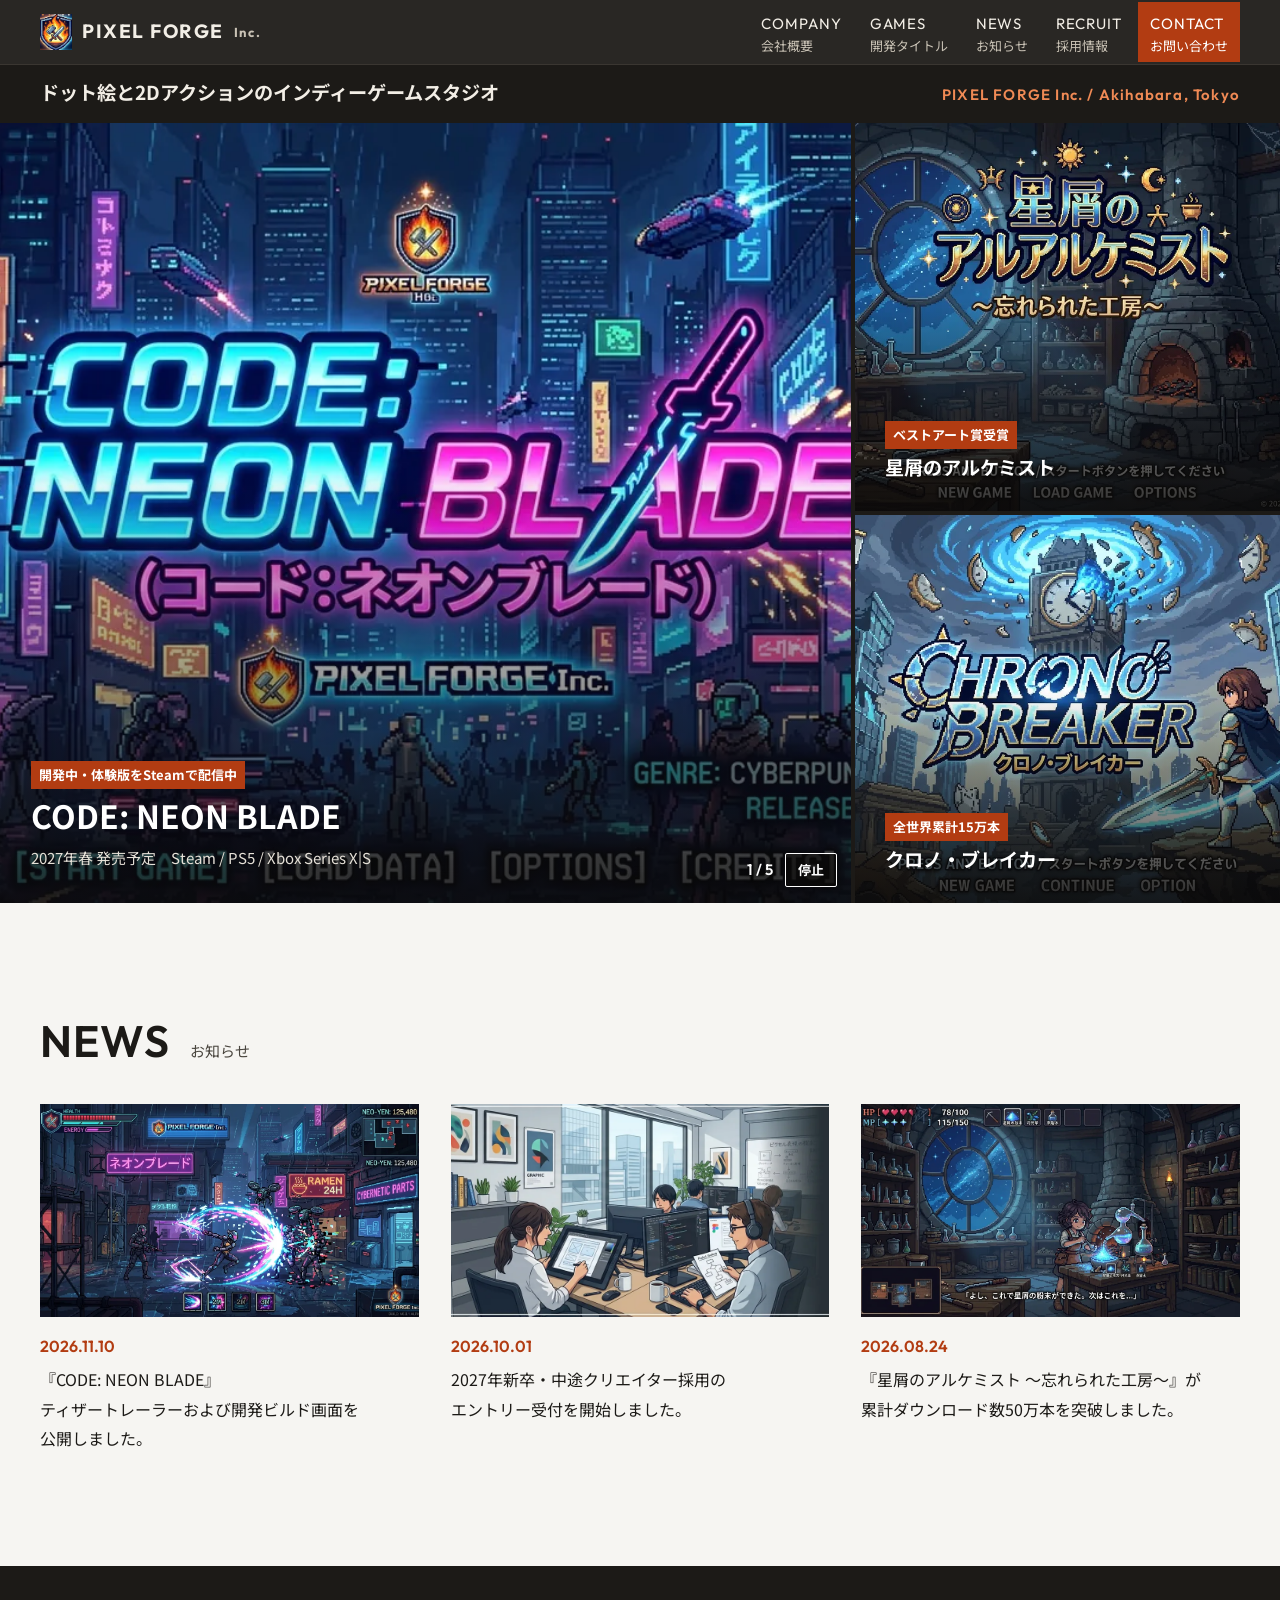
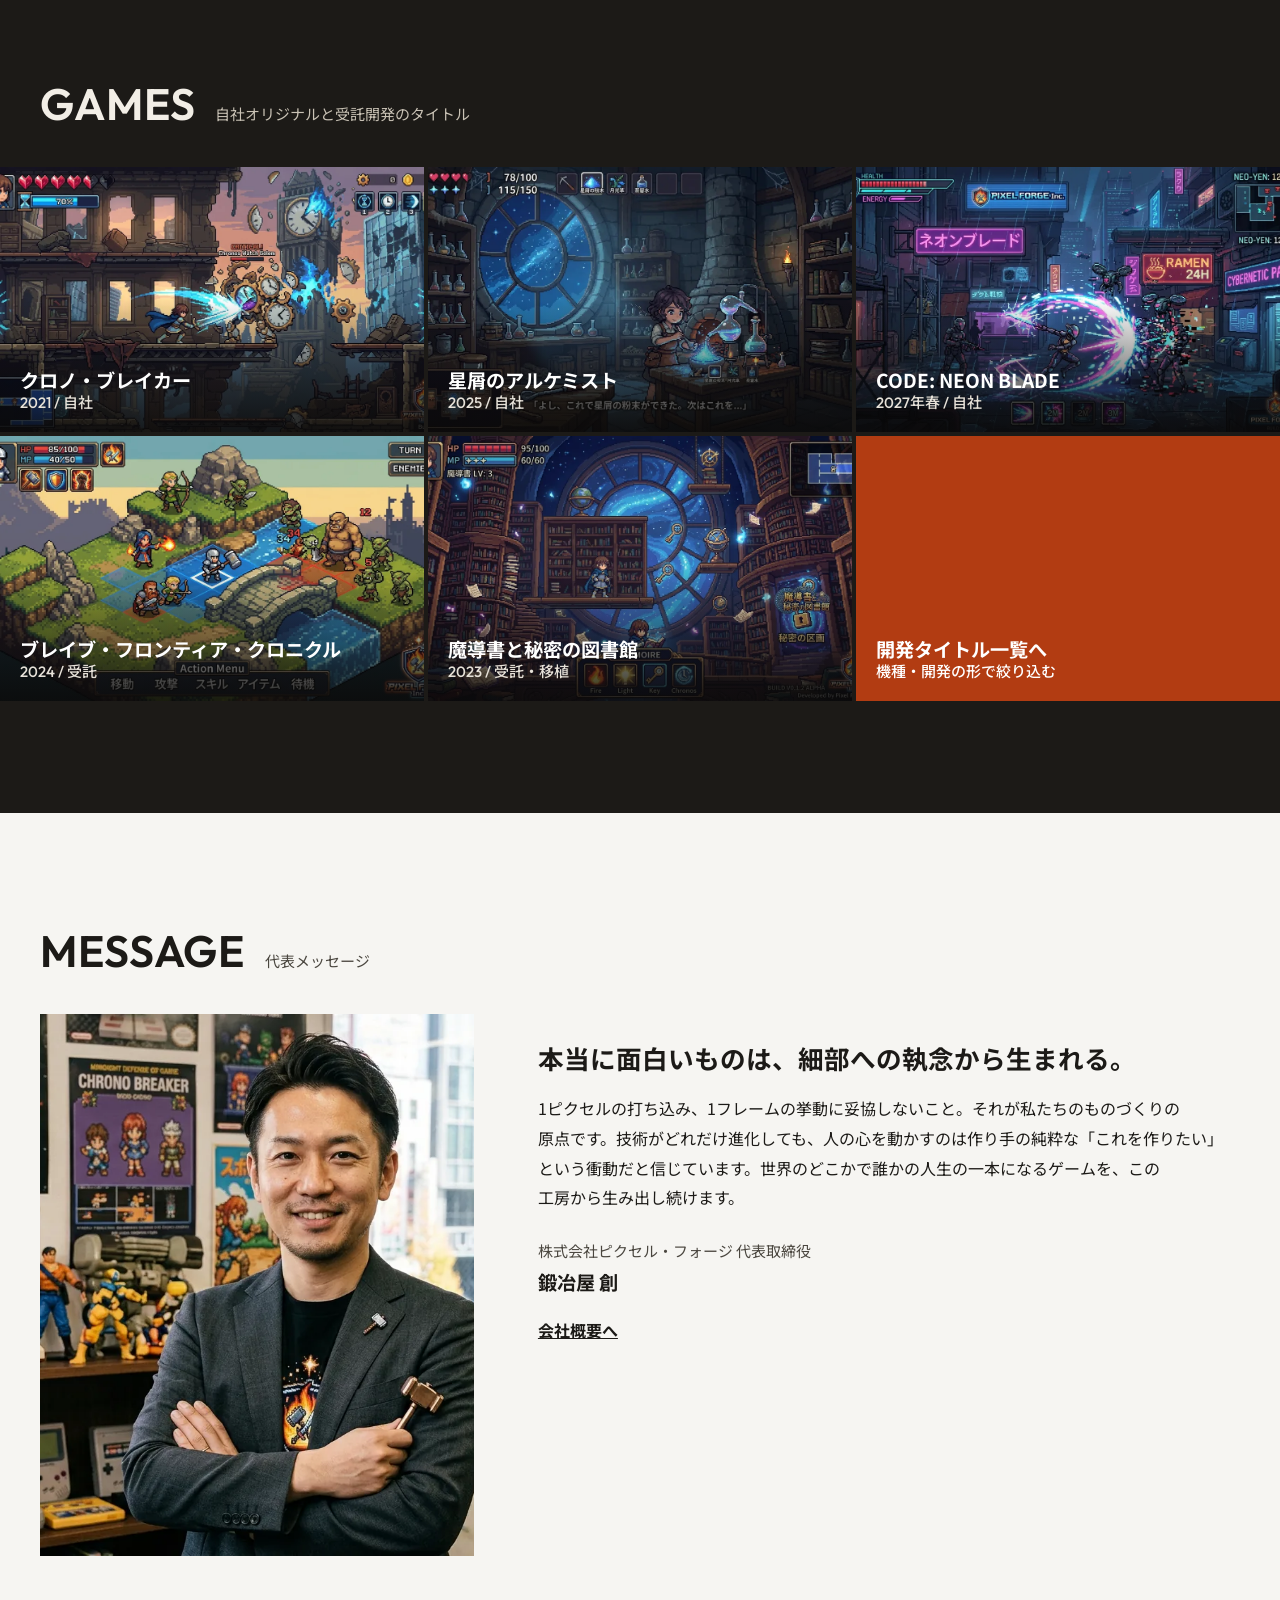
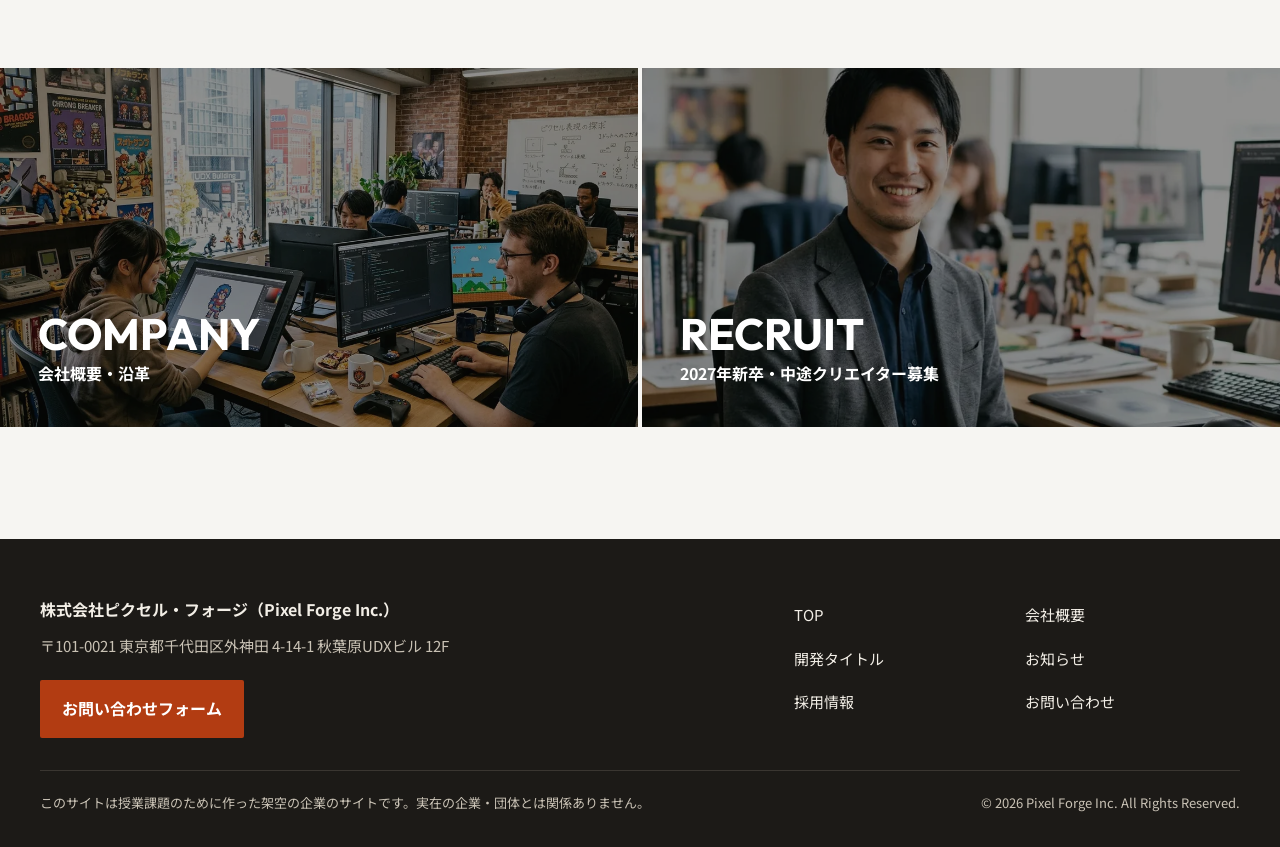
<file: index.html>
<!doctype html>
<html lang="ja">
<head>
<meta charset="utf-8">
<meta name="viewport" content="width=device-width, initial-scale=1">
<meta name="robots" content="noindex, nofollow">
<title>株式会社ピクセル・フォージ｜インディーゲームスタジオ</title>
<meta name="description" content="ドット絵と2Dアクションのインディーゲームスタジオ、株式会社ピクセル・フォージのコーポレートサイトです（授業課題用の架空の企業）。">
<link rel="preconnect" href="https://fonts.googleapis.com">
<link rel="preconnect" href="https://fonts.gstatic.com" crossorigin>
<link rel="stylesheet" href="https://fonts.googleapis.com/css2?family=Noto+Sans+JP:wght@400;500;700&family=Outfit:wght@500;600;700&display=swap">
<link rel="stylesheet" href="./css/style.css">
<script type="application/ld+json">{"@context":"https://schema.org","@type":"Organization","name":"株式会社ピクセル・フォージ","alternateName":"Pixel Forge Inc.","url":"https://pixelforge.enludus.com/","description":"授業課題用の架空のインディーゲームスタジオ","address":{"@type":"PostalAddress","postalCode":"101-0021","addressRegion":"東京都","addressLocality":"千代田区","streetAddress":"外神田 4-14-1 秋葉原UDXビル 12F","addressCountry":"JP"}}</script>
</head>
<body>
<a class="skip" href="#main">本文へ移動</a>

<header class="site-header">
  <div class="wrap">
    <a class="logo" href="./index.html"><img src="./images/logo-mark.webp" width="32" height="36" alt="">PIXEL FORGE <small>Inc.</small><span class="sr-only">株式会社ピクセル・フォージ トップへ</span></a>
    <button class="menu-btn" type="button" aria-expanded="false" aria-controls="gnav">MENU</button>
    <nav class="gnav" id="gnav" aria-label="グローバルメニュー">
      <ul>
        <li><a href="./company.html">COMPANY<span>会社概要</span></a></li>
        <li><a href="./games.html">GAMES<span>開発タイトル</span></a></li>
        <li><a href="./index.html#news">NEWS<span>お知らせ</span></a></li>
        <li><a href="./recruit.html">RECRUIT<span>採用情報</span></a></li>
        <li class="nav-entry"><a href="./contact.html">CONTACT<span>お問い合わせ</span></a></li>
      </ul>
    </nav>
  </div>
</header>

<main id="main">
  <!-- 最初の画面：ゲームの絵を隙間なく敷き、タイトル名は絵の左下に重ねる（Dotemu・アクワイアの型）。
       原稿のメインコピー（倒置の一文）は AI っぽいので使わず、何の会社かを言う名詞句にした -->
  <div class="hero-strip"><div class="wrap">
    <h1 id="hero-title">ドット絵と2Dアクションのインディーゲームスタジオ</h1>
    <p lang="en">PIXEL FORGE Inc. / Akihabara, Tokyo</p>
  </div></div>
  <section class="hero-mosaic" id="hero" aria-labelledby="hero-title" aria-roledescription="タイトルの切り替え">
    <a class="tile tile-main" href="./games.html#neon-blade">
      <img src="./images/neon-blade-title.webp" width="1200" height="655" alt="『CODE: NEON BLADE』のタイトル画面。ネオンの看板が並ぶ電脳都市">
      <span class="tile-text">
        <span class="tile-tag">開発中・体験版をSteamで配信中</span>
        <span class="tile-name">CODE: NEON BLADE</span>
        <span class="tile-meta">2027年春 発売予定　Steam / PS5 / Xbox Series X|S</span>
      </span>
    </a>
    <a class="tile" href="./games.html#alchemist">
      <img src="./images/alchemist-title.webp" width="1200" height="655" alt="『星屑のアルケミスト 〜忘れられた工房〜』のタイトル画面。円窓のある錬金術工房">
      <span class="tile-text">
        <span class="tile-tag">ベストアート賞受賞</span>
        <span class="tile-name">星屑のアルケミスト</span>
      </span>
    </a>
    <a class="tile" href="./games.html#chrono-breaker">
      <img src="./images/chrono-breaker-title.webp" width="1200" height="655" alt="『クロノ・ブレイカー』のタイトル画面。時計塔の廃墟で少女が大剣を構える">
      <span class="tile-text">
        <span class="tile-tag">全世界累計15万本</span>
        <span class="tile-name">クロノ・ブレイカー</span>
      </span>
    </a>
    <div class="hero-ctrl" hidden>
      <span class="hero-count" aria-hidden="true"><span id="hero-now">1</span> / 5</span>
      <button type="button" class="hero-pause" aria-pressed="false">停止</button>
    </div>
  </section>

  <section class="section" id="news" aria-labelledby="news-title">
    <div class="wrap">
      <div class="sec-head">
        <h2 id="news-title">NEWS</h2>
        <p>お知らせ</p>
      </div>
      <ul class="news-cards">
        <li>
          <img src="./images/neon-blade-sc.webp" width="1200" height="655" alt="" loading="lazy">
          <time datetime="2026-11-10">2026.11.10</time>
          <p>『CODE: NEON BLADE』ティザートレーラーおよび開発ビルド画面を公開しました。</p>
          <a class="stretch" href="./games.html#neon-blade"><span class="sr-only">CODE: NEON BLADE の詳細へ</span></a>
        </li>
        <li>
          <img src="./images/recruit-header.webp" width="1050" height="544" alt="" loading="lazy">
          <time datetime="2026-10-01">2026.10.01</time>
          <p>2027年新卒・中途クリエイター採用のエントリー受付を開始しました。</p>
          <a class="stretch" href="./recruit.html"><span class="sr-only">採用情報へ</span></a>
        </li>
        <li>
          <img src="./images/alchemist-sc.webp" width="1200" height="655" alt="" loading="lazy">
          <time datetime="2026-08-24">2026.08.24</time>
          <p>『星屑のアルケミスト 〜忘れられた工房〜』が累計ダウンロード数50万本を突破しました。</p>
          <a class="stretch" href="./games.html#alchemist"><span class="sr-only">星屑のアルケミストの詳細へ</span></a>
        </li>
      </ul>
    </div>
  </section>

  <section class="section games-band" aria-labelledby="games-title">
    <div class="wrap">
      <div class="sec-head">
        <h2 id="games-title">GAMES</h2>
        <p>自社オリジナルと受託開発のタイトル</p>
      </div>
    </div>
    <ul class="game-grid">
      <li><a href="./games.html#chrono-breaker"><img src="./images/chrono-breaker-sc.webp" width="1200" height="655" alt="" loading="lazy"><span>クロノ・ブレイカー<small>2021 / 自社</small></span></a></li>
      <li><a href="./games.html#alchemist"><img src="./images/alchemist-sc.webp" width="1200" height="655" alt="" loading="lazy"><span>星屑のアルケミスト<small>2025 / 自社</small></span></a></li>
      <li><a href="./games.html#neon-blade"><img src="./images/neon-blade-sc.webp" width="1200" height="655" alt="" loading="lazy"><span>CODE: NEON BLADE<small>2027年春 / 自社</small></span></a></li>
      <li><a href="./games.html#brave-frontier"><img src="./images/brave-frontier-sc.webp" width="1200" height="655" alt="" loading="lazy"><span>ブレイブ・フロンティア・クロニクル<small>2024 / 受託</small></span></a></li>
      <li><a href="./games.html#grimoire-library"><img src="./images/grimoire-library-sc.webp" width="1200" height="655" alt="" loading="lazy"><span>魔導書と秘密の図書館<small>2023 / 受託・移植</small></span></a></li>
      <li class="grid-more"><a href="./games.html"><span>開発タイトル一覧へ<small>機種・開発の形で絞り込む</small></span></a></li>
    </ul>
  </section>

  <section class="section" aria-labelledby="message-title">
    <div class="wrap">
      <div class="sec-head">
        <h2 id="message-title">MESSAGE</h2>
        <p>代表メッセージ</p>
      </div>
      <div class="message">
        <div class="portrait"><img src="./images/ceo.webp" width="640" height="768" alt="代表取締役 鍛冶屋 創。小さな鍛冶屋のハンマーを手に、オフィスで腕を組む" loading="lazy"></div>
        <div>
          <blockquote>
            <p class="message-lead">本当に面白いものは、細部への執念から生まれる。</p>
            <p>1ピクセルの打ち込み、1フレームの挙動に妥協しないこと。それが私たちのものづくりの原点です。技術がどれだけ進化しても、人の心を動かすのは作り手の純粋な「これを作りたい」という衝動だと信じています。世界のどこかで誰かの人生の一本になるゲームを、この工房から生み出し続けます。</p>
          </blockquote>
          <p class="sign">株式会社ピクセル・フォージ 代表取締役<strong>鍛冶屋 創</strong></p>
          <p class="more-link"><a href="./company.html">会社概要へ</a></p>
        </div>
      </div>
    </div>
  </section>

  <section class="section" aria-label="会社概要と採用情報への入口">
    <div class="doors">
      <a class="door" href="./company.html">
        <img src="./images/office.webp" width="1200" height="655" alt="" loading="lazy">
        <span class="door-text"><span class="en">COMPANY</span>会社概要・沿革</span>
      </a>
      <a class="door" href="./recruit.html">
        <img src="./images/sato.webp" width="900" height="665" alt="" loading="lazy">
        <span class="door-text"><span class="en">RECRUIT</span>2027年新卒・中途クリエイター募集</span>
      </a>
    </div>
  </section>
</main>
<footer class="site-footer">
  <div class="wrap">
    <div>
      <p class="name">株式会社ピクセル・フォージ（Pixel Forge Inc.）</p>
      <address>〒101-0021 東京都千代田区外神田 4-14-1 <span class="nw">秋葉原UDXビル 12F</span></address>
      <p class="contact-cta"><a class="btn" href="./contact.html">お問い合わせフォーム</a></p>
    </div>
    <nav aria-label="フッターメニュー">
      <ul>
        <li><a href="./index.html">TOP</a></li>
        <li><a href="./company.html">会社概要</a></li>
        <li><a href="./games.html">開発タイトル</a></li>
        <li><a href="./index.html#news">お知らせ</a></li>
        <li><a href="./recruit.html">採用情報</a></li>
        <li><a href="./contact.html">お問い合わせ</a></li>
      </ul>
    </nav>
    <div class="bottom">
      <p>このサイトは授業課題のために作った架空の企業のサイトです。実在の企業・団体とは関係ありません。</p>
      <p><small>© 2026 Pixel Forge Inc. All Rights Reserved.</small></p>
    </div>
  </div>
</footer>
<script src="./js/main.js"></script>
</body>
</html>
</file>
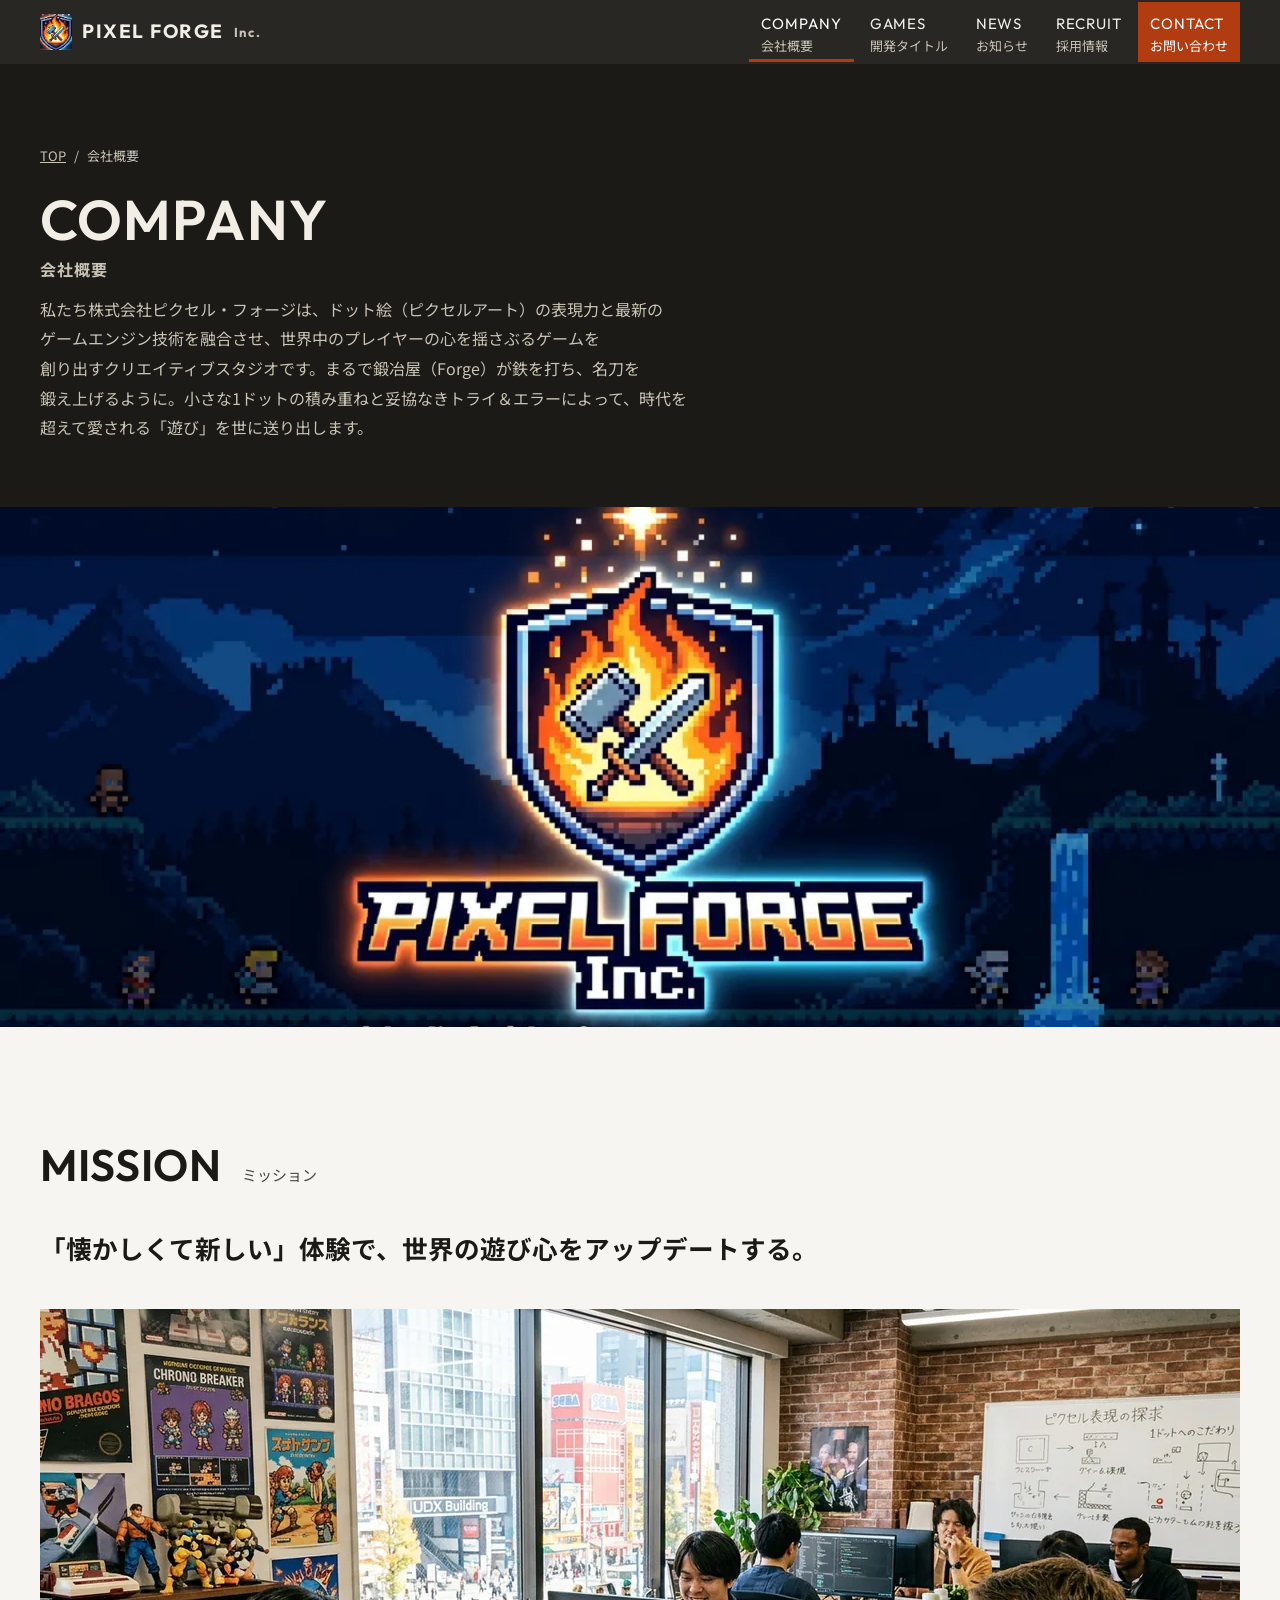
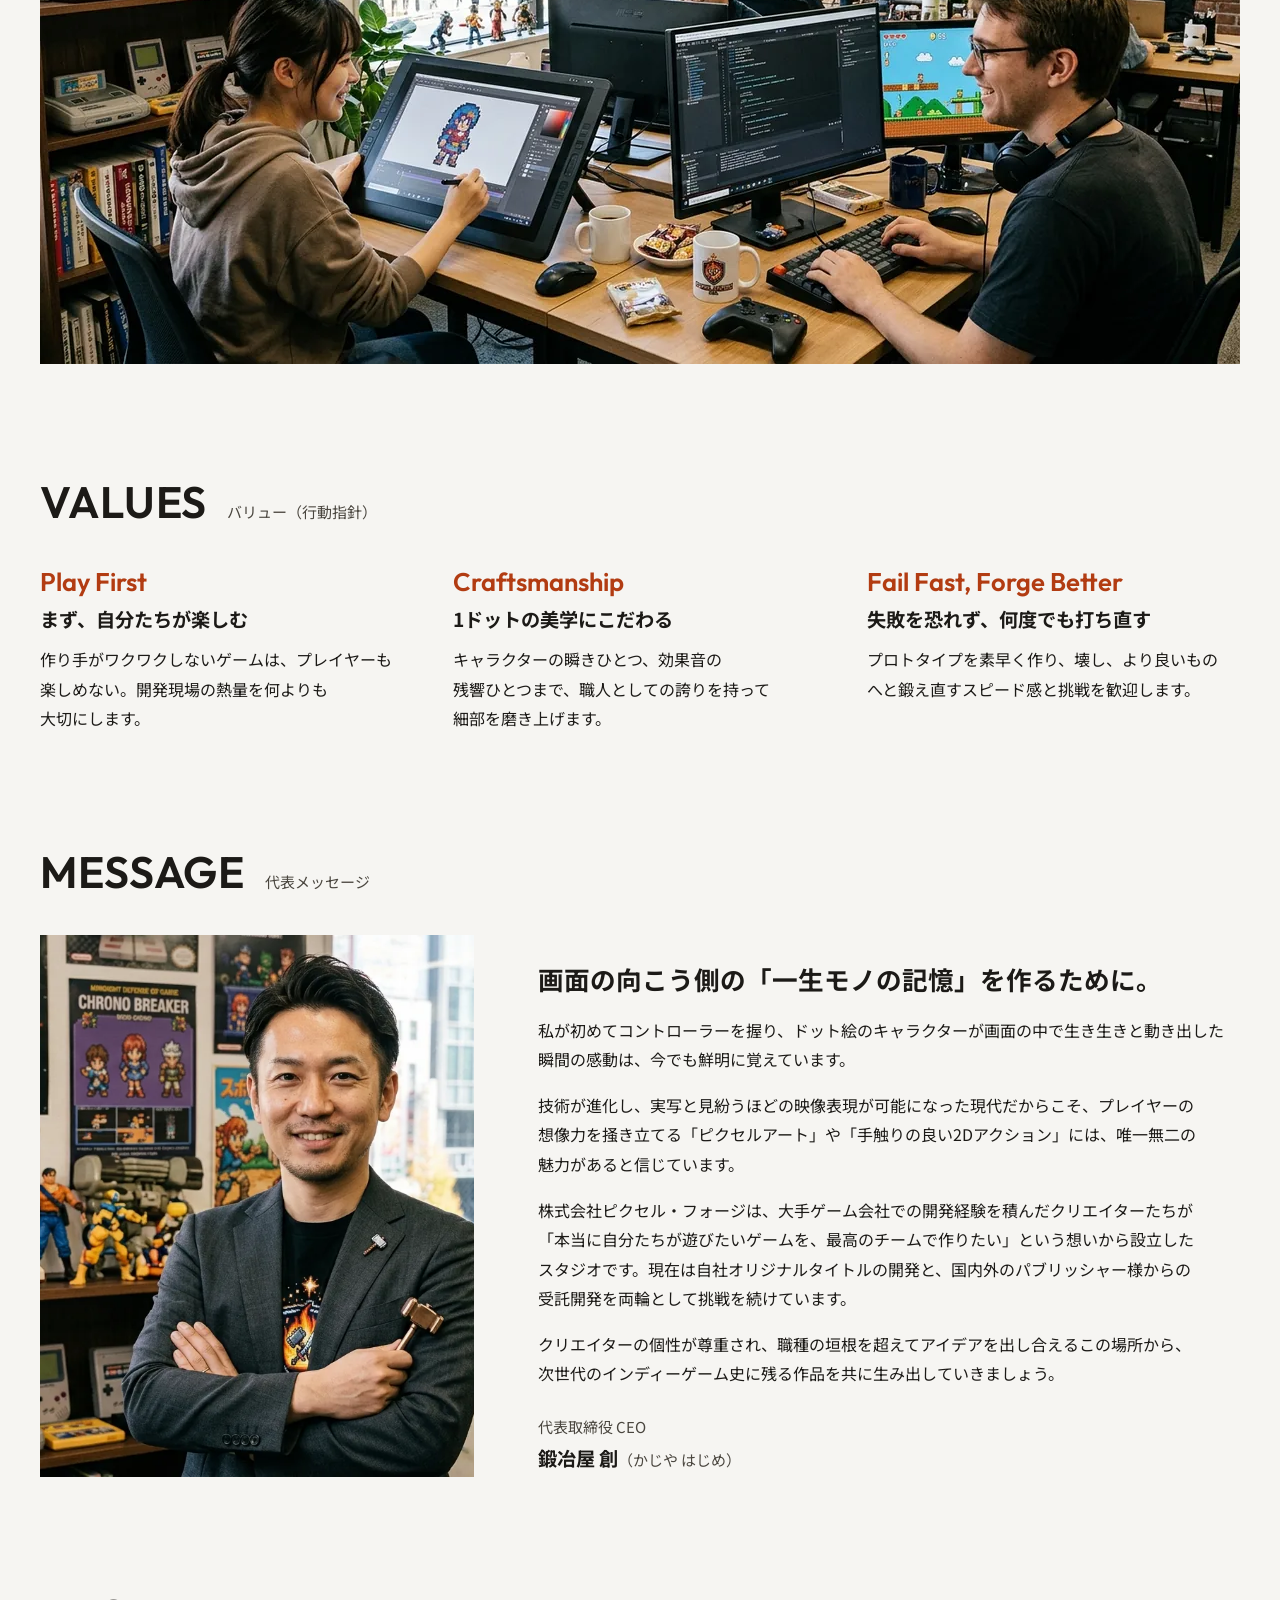
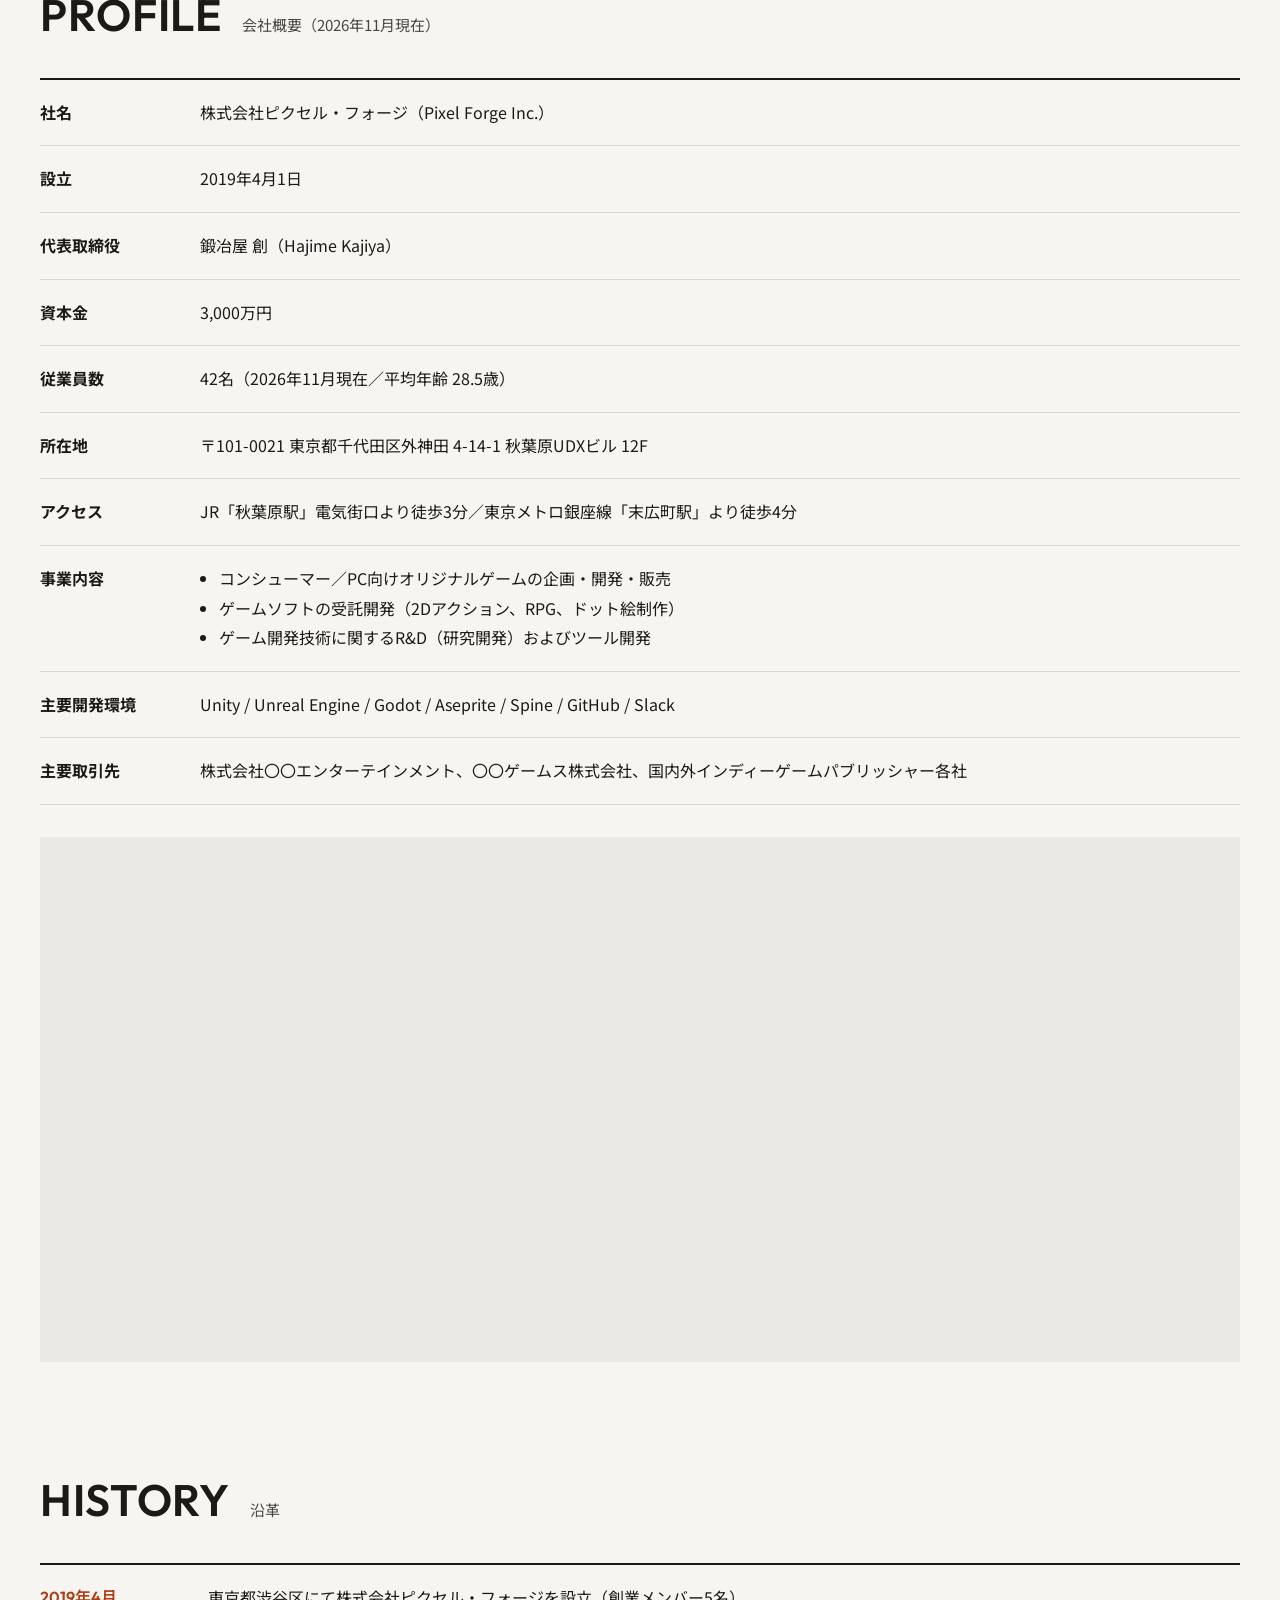
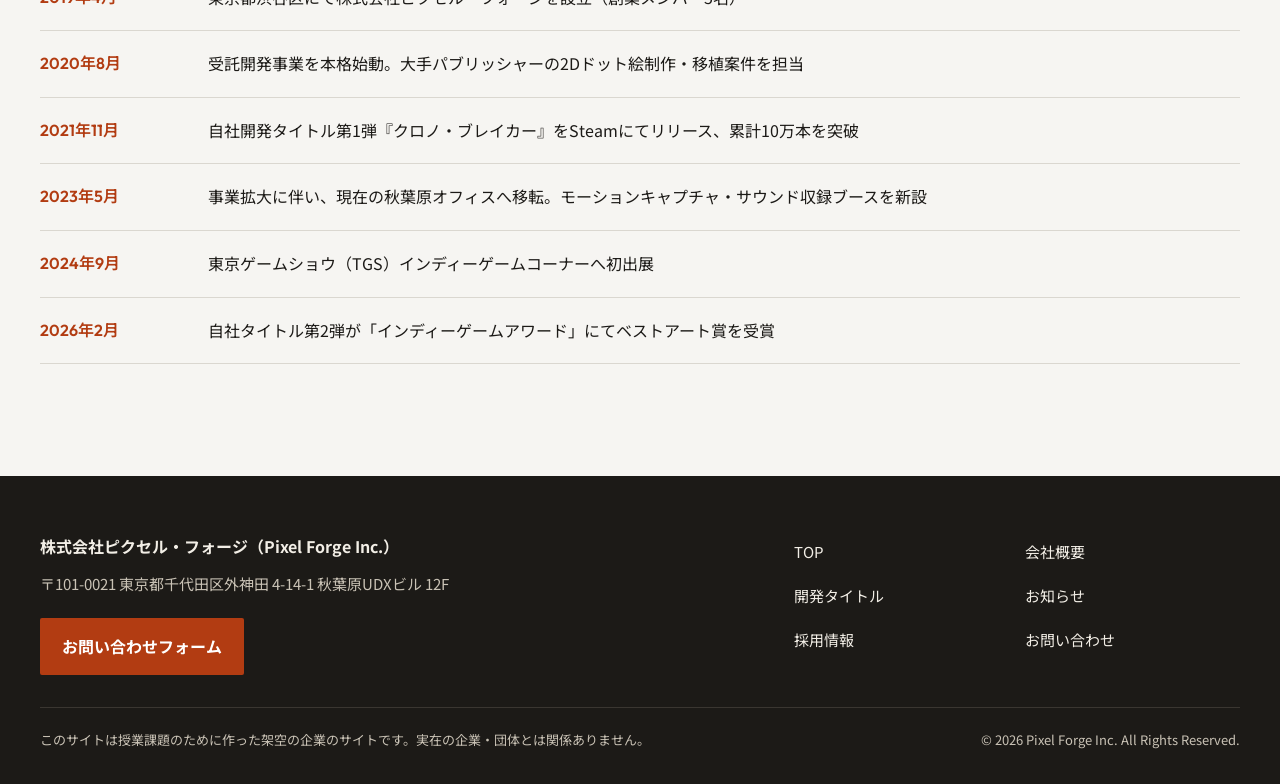
<file: company.html>
<!doctype html>
<html lang="ja">
<head>
<meta charset="utf-8">
<meta name="viewport" content="width=device-width, initial-scale=1">
<meta name="robots" content="noindex, nofollow">
<title>会社概要｜株式会社ピクセル・フォージ</title>
<meta name="description" content="株式会社ピクセル・フォージのミッション・バリュー・代表メッセージ・会社概要・沿革です（授業課題用の架空の企業）。">
<link rel="preconnect" href="https://fonts.googleapis.com">
<link rel="preconnect" href="https://fonts.gstatic.com" crossorigin>
<link rel="stylesheet" href="https://fonts.googleapis.com/css2?family=Noto+Sans+JP:wght@400;500;700&family=Outfit:wght@500;600;700&display=swap">
<link rel="stylesheet" href="./css/style.css">
<script type="application/ld+json">{"@context":"https://schema.org","@type":"Organization","name":"株式会社ピクセル・フォージ","alternateName":"Pixel Forge Inc.","url":"https://pixelforge.enludus.com/","description":"授業課題用の架空のインディーゲームスタジオ","address":{"@type":"PostalAddress","postalCode":"101-0021","addressRegion":"東京都","addressLocality":"千代田区","streetAddress":"外神田 4-14-1 秋葉原UDXビル 12F","addressCountry":"JP"}}</script>
</head>
<body>
<a class="skip" href="#main">本文へ移動</a>

<header class="site-header">
  <div class="wrap">
    <a class="logo" href="./index.html"><img src="./images/logo-mark.webp" width="32" height="36" alt="">PIXEL FORGE <small>Inc.</small><span class="sr-only">株式会社ピクセル・フォージ トップへ</span></a>
    <button class="menu-btn" type="button" aria-expanded="false" aria-controls="gnav">MENU</button>
    <nav class="gnav" id="gnav" aria-label="グローバルメニュー">
      <ul>
        <li><a href="./company.html" aria-current="page">COMPANY<span>会社概要</span></a></li>
        <li><a href="./games.html">GAMES<span>開発タイトル</span></a></li>
        <li><a href="./index.html#news">NEWS<span>お知らせ</span></a></li>
        <li><a href="./recruit.html">RECRUIT<span>採用情報</span></a></li>
        <li class="nav-entry"><a href="./contact.html">CONTACT<span>お問い合わせ</span></a></li>
      </ul>
    </nav>
  </div>
</header>

<main id="main">
  <div class="page-head">
    <div class="wrap">
      <nav class="crumb" aria-label="パンくずリスト"><ol><li><a href="./index.html">TOP</a></li><li aria-current="page">会社概要</li></ol></nav>
      <h1 lang="en">COMPANY<span lang="ja">会社概要</span></h1>
      <p class="lead">私たち株式会社ピクセル・フォージは、ドット絵（ピクセルアート）の表現力と最新のゲームエンジン技術を融合させ、世界中のプレイヤーの心を揺さぶるゲームを創り出すクリエイティブスタジオです。まるで鍛冶屋（Forge）が鉄を打ち、名刀を鍛え上げるように。小さな1ドットの積み重ねと妥協なきトライ＆エラーによって、時代を超えて愛される「遊び」を世に送り出します。</p>
    </div>
  </div>

  <figure class="logo-band"><img src="./images/logo.webp" width="1200" height="655" alt="PIXEL FORGE Inc. のロゴ。炎の中にハンマーと剣が交差する盾の紋章"></figure>

  <section class="section" aria-labelledby="mission-title">
    <div class="wrap">
      <div class="sec-head">
        <h2 lang="en">MISSION</h2>
        <p id="mission-title">ミッション</p>
      </div>
      <p class="mission">「懐かしくて新しい」体験で、世界の遊び心をアップデートする。</p>
      <figure class="wide-photo">
        <img src="./images/office.webp" width="1200" height="655" alt="秋葉原のオフィス。ペンタブレットでドット絵を描くデザイナーと、モニターに向かうプログラマー" loading="lazy">
      </figure>
    </div>
  </section>

  <section class="section" aria-labelledby="values-title">
    <div class="wrap">
      <div class="sec-head">
        <h2 lang="en">VALUES</h2>
        <p id="values-title">バリュー（行動指針）</p>
      </div>
      <ol class="values">
        <li><h3><span lang="en">Play First</span>まず、自分たちが楽しむ</h3><p>作り手がワクワクしないゲームは、プレイヤーも楽しめない。開発現場の熱量を何よりも大切にします。</p></li>
        <li><h3><span lang="en">Craftsmanship</span>1ドットの美学にこだわる</h3><p>キャラクターの瞬きひとつ、効果音の残響ひとつまで、職人としての誇りを持って細部を磨き上げます。</p></li>
        <li><h3><span lang="en">Fail Fast, Forge Better</span>失敗を恐れず、何度でも打ち直す</h3><p>プロトタイプを素早く作り、壊し、より良いものへと鍛え直すスピード感と挑戦を歓迎します。</p></li>
      </ol>
    </div>
  </section>

  <section class="section" aria-labelledby="message-title">
    <div class="wrap">
      <div class="sec-head">
        <h2 lang="en">MESSAGE</h2>
        <p>代表メッセージ</p>
      </div>
      <div class="message">
        <div class="portrait"><img src="./images/ceo.webp" width="640" height="768" alt="代表取締役 CEO 鍛冶屋 創。小さな鍛冶屋のハンマーを手に、オフィスで腕を組む" loading="lazy"></div>
        <div>
          <blockquote id="message-title">
            <p class="message-lead">画面の向こう側の「一生モノの記憶」を作るために。</p>
            <p>私が初めてコントローラーを握り、ドット絵のキャラクターが画面の中で生き生きと動き出した瞬間の感動は、今でも鮮明に覚えています。</p>
            <p>技術が進化し、実写と見紛うほどの映像表現が可能になった現代だからこそ、プレイヤーの想像力を掻き立てる「ピクセルアート」や「手触りの良い2Dアクション」には、唯一無二の魅力があると信じています。</p>
            <p>株式会社ピクセル・フォージは、大手ゲーム会社での開発経験を積んだクリエイターたちが「本当に自分たちが遊びたいゲームを、最高のチームで作りたい」という想いから設立したスタジオです。現在は自社オリジナルタイトルの開発と、国内外のパブリッシャー様からの受託開発を両輪として挑戦を続けています。</p>
            <p>クリエイターの個性が尊重され、職種の垣根を超えてアイデアを出し合えるこの場所から、次世代のインディーゲーム史に残る作品を共に生み出していきましょう。</p>
          </blockquote>
          <p class="sign">代表取締役 CEO<strong>鍛冶屋 創<small>（かじや はじめ）</small></strong></p>
        </div>
      </div>
    </div>
  </section>

  <section class="section" aria-labelledby="outline-title">
    <div class="wrap">
      <div class="sec-head">
        <h2 id="outline-title" lang="en">PROFILE</h2>
        <p>会社概要（2026年11月現在）</p>
      </div>
      <dl class="outline">
        <dt>社名</dt><dd>株式会社ピクセル・フォージ（Pixel Forge Inc.）</dd>
        <dt>設立</dt><dd>2019年4月1日</dd>
        <dt>代表取締役</dt><dd>鍛冶屋 創（Hajime Kajiya）</dd>
        <dt>資本金</dt><dd>3,000万円</dd>
        <dt>従業員数</dt><dd>42名（2026年11月現在／平均年齢 28.5歳）</dd>
        <dt>所在地</dt><dd>〒101-0021 東京都千代田区外神田 4-14-1 <span class="nw">秋葉原UDXビル 12F</span></dd>
        <dt>アクセス</dt><dd>JR「秋葉原駅」電気街口より徒歩3分／東京メトロ銀座線「末広町駅」より徒歩4分</dd>
        <dt>事業内容</dt>
        <dd><ul>
          <li>コンシューマー／PC向けオリジナルゲームの企画・開発・販売</li>
          <li>ゲームソフトの受託開発（2Dアクション、RPG、ドット絵制作）</li>
          <li>ゲーム開発技術に関するR&amp;D（研究開発）およびツール開発</li>
        </ul></dd>
        <dt>主要開発環境</dt><dd>Unity / Unreal Engine / Godot / Aseprite / Spine / GitHub / Slack</dd>
        <dt>主要取引先</dt><dd>株式会社〇〇エンターテインメント、〇〇ゲームス株式会社、国内外インディーゲームパブリッシャー各社</dd>
      </dl>
      <div class="map">
        <iframe title="秋葉原UDXビルの地図" src="https://maps.google.com/maps?q=%E7%A7%8B%E8%91%89%E5%8E%9FUDX&amp;z=16&amp;output=embed" loading="lazy" referrerpolicy="no-referrer-when-downgrade"></iframe>
      </div>
    </div>
  </section>

  <section class="section" aria-labelledby="history-title">
    <div class="wrap">
      <div class="sec-head">
        <h2 lang="en">HISTORY</h2>
        <p id="history-title">沿革</p>
      </div>
      <ol class="history">
        <li><time datetime="2019-04">2019年4月</time><p>東京都渋谷区にて株式会社ピクセル・フォージを設立（創業メンバー5名）</p></li>
        <li><time datetime="2020-08">2020年8月</time><p>受託開発事業を本格始動。大手パブリッシャーの2Dドット絵制作・移植案件を担当</p></li>
        <li><time datetime="2021-11">2021年11月</time><p>自社開発タイトル第1弾『クロノ・ブレイカー』をSteamにてリリース、累計10万本を突破</p></li>
        <li><time datetime="2023-05">2023年5月</time><p>事業拡大に伴い、現在の秋葉原オフィスへ移転。モーションキャプチャ・サウンド収録ブースを新設</p></li>
        <li><time datetime="2024-09">2024年9月</time><p>東京ゲームショウ（TGS）インディーゲームコーナーへ初出展</p></li>
        <li><time datetime="2026-02">2026年2月</time><p>自社タイトル第2弾が「インディーゲームアワード」にてベストアート賞を受賞</p></li>
      </ol>
    </div>
  </section>
</main>
<footer class="site-footer">
  <div class="wrap">
    <div>
      <p class="name">株式会社ピクセル・フォージ（Pixel Forge Inc.）</p>
      <address>〒101-0021 東京都千代田区外神田 4-14-1 <span class="nw">秋葉原UDXビル 12F</span></address>
      <p class="contact-cta"><a class="btn" href="./contact.html">お問い合わせフォーム</a></p>
    </div>
    <nav aria-label="フッターメニュー">
      <ul>
        <li><a href="./index.html">TOP</a></li>
        <li><a href="./company.html">会社概要</a></li>
        <li><a href="./games.html">開発タイトル</a></li>
        <li><a href="./index.html#news">お知らせ</a></li>
        <li><a href="./recruit.html">採用情報</a></li>
        <li><a href="./contact.html">お問い合わせ</a></li>
      </ul>
    </nav>
    <div class="bottom">
      <p>このサイトは授業課題のために作った架空の企業のサイトです。実在の企業・団体とは関係ありません。</p>
      <p><small>© 2026 Pixel Forge Inc. All Rights Reserved.</small></p>
    </div>
  </div>
</footer>
<script src="./js/main.js"></script>
</body>
</html>
</file>
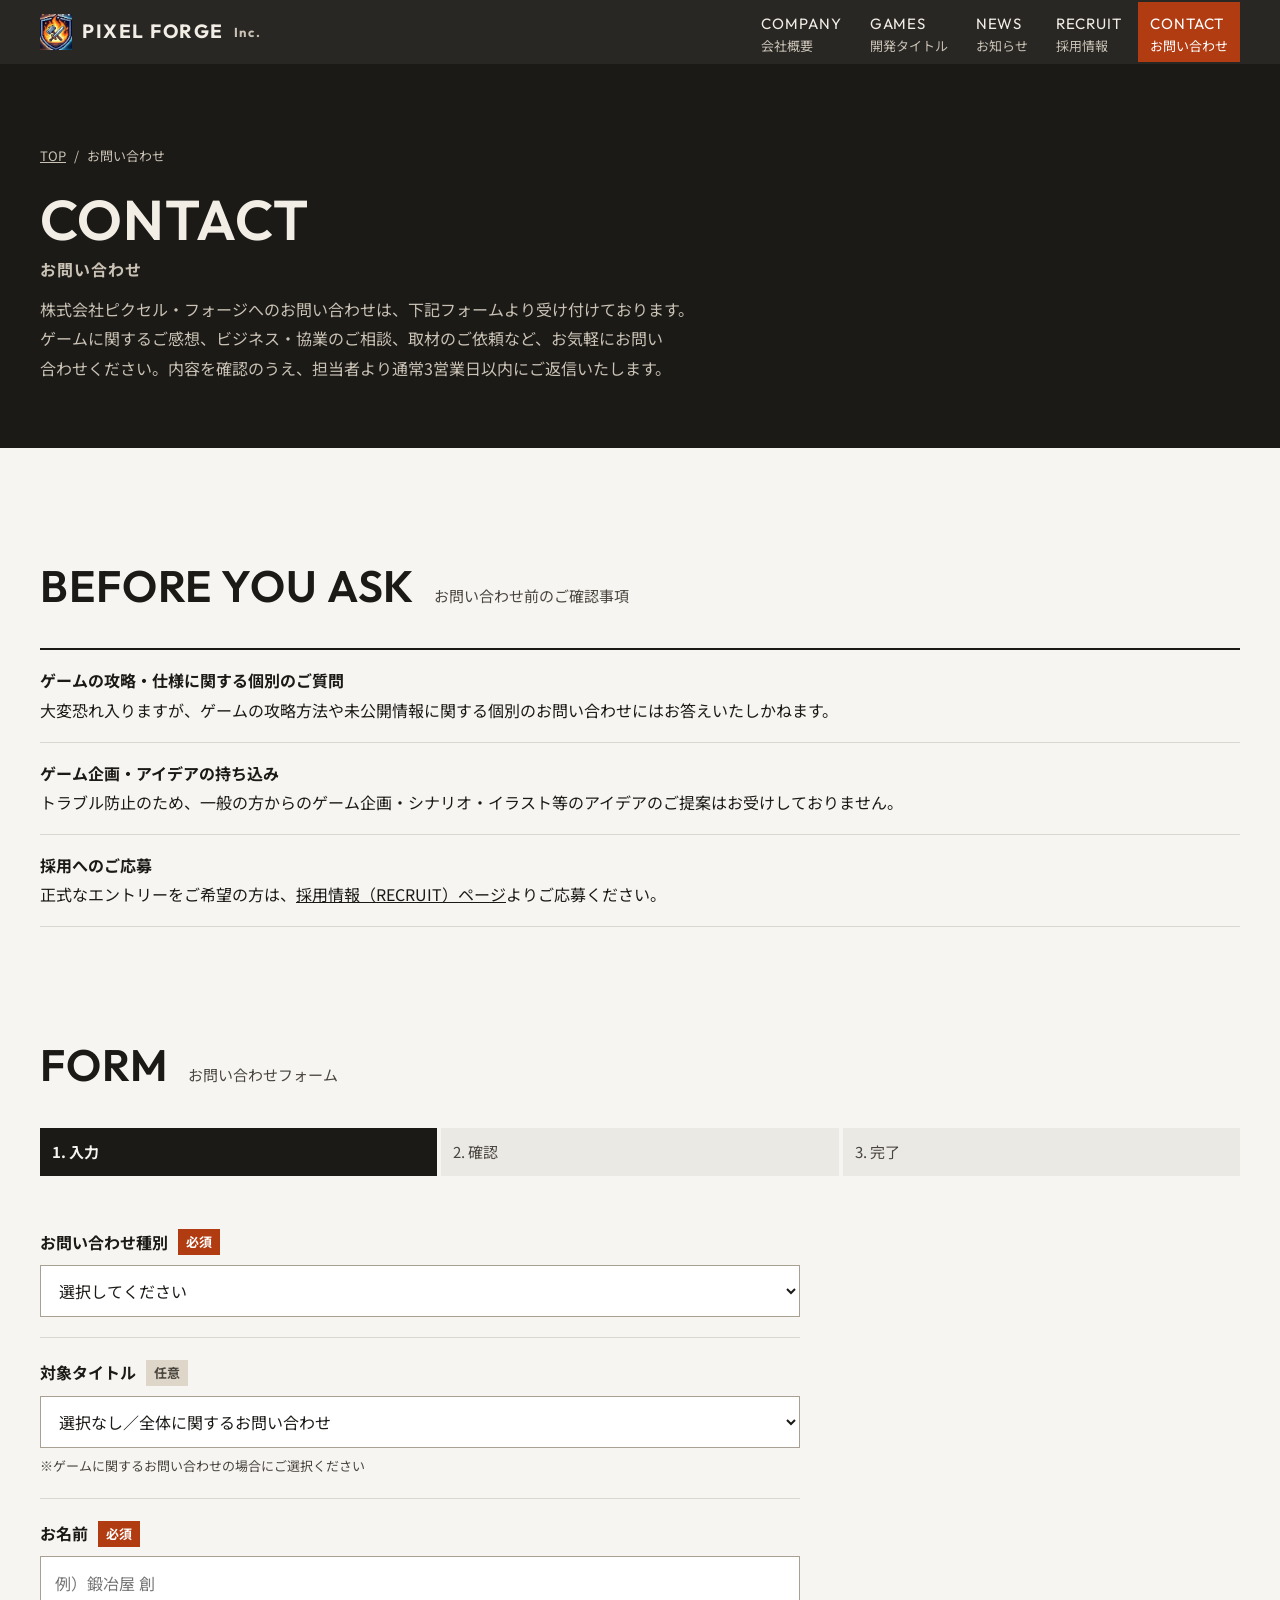
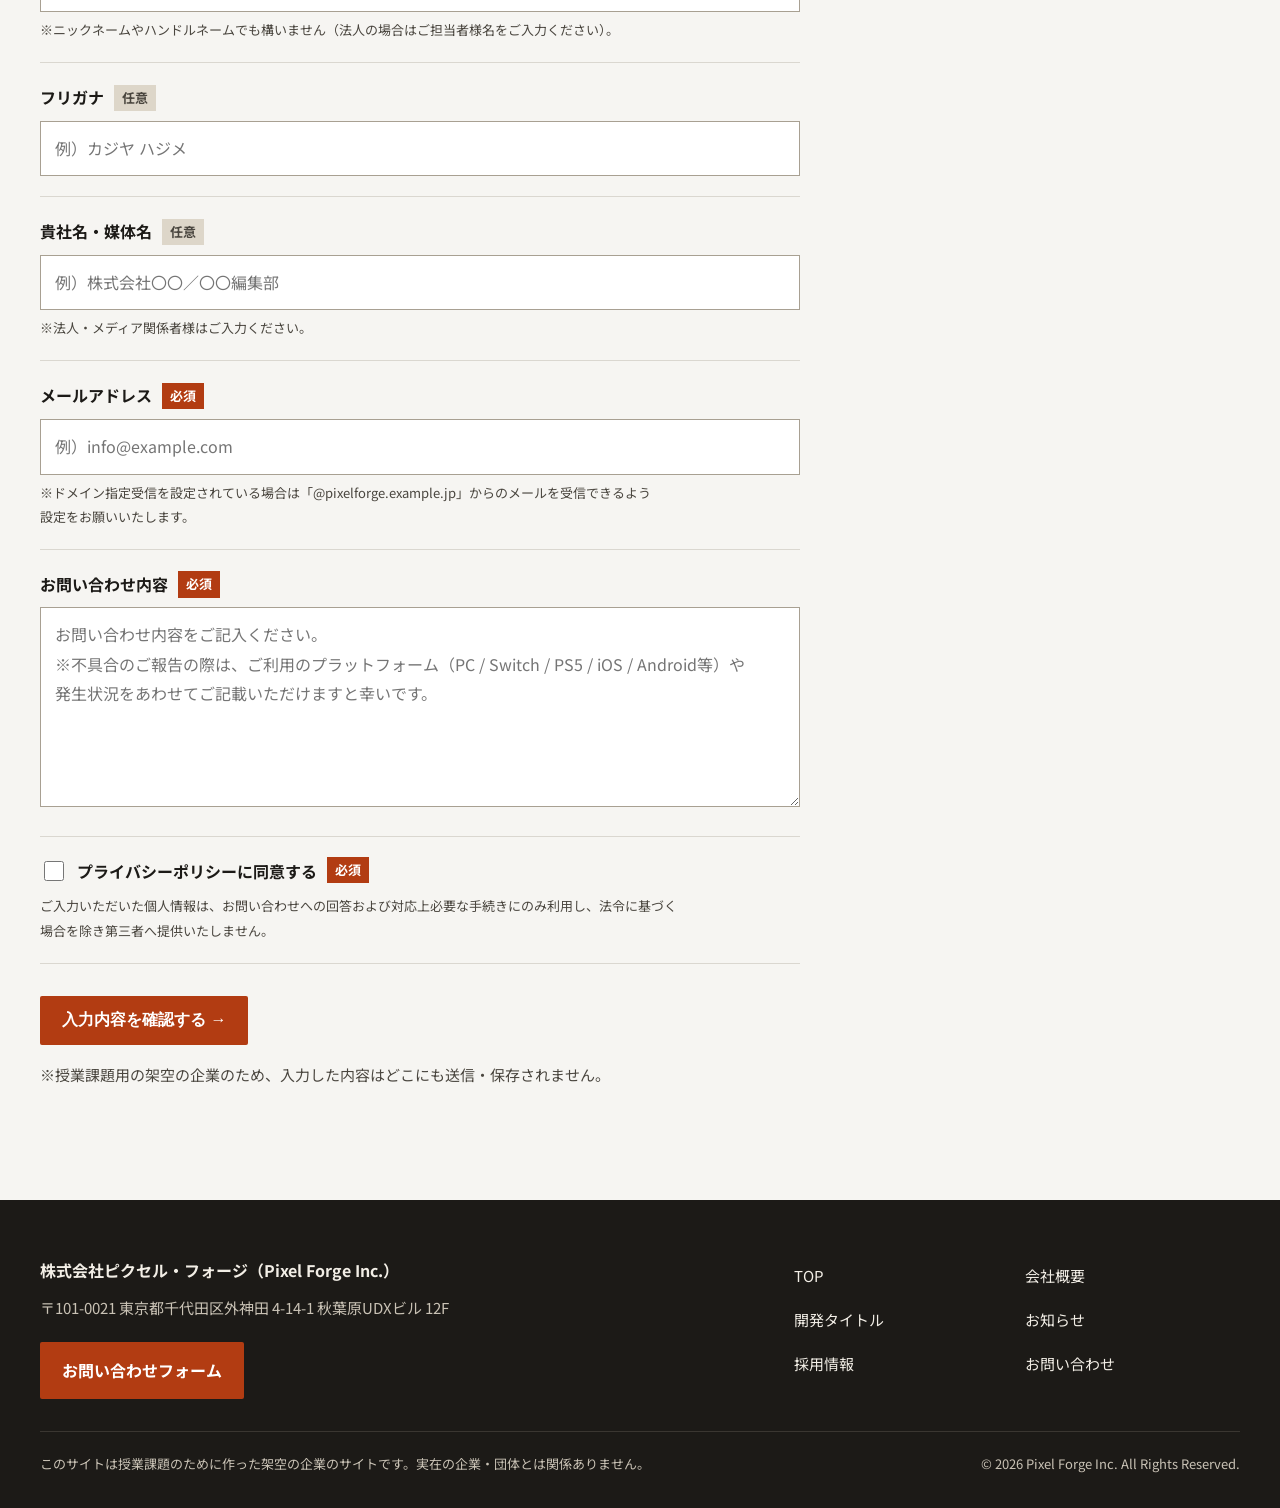
<file: contact.html>
<!doctype html>
<html lang="ja">
<head>
<meta charset="utf-8">
<meta name="viewport" content="width=device-width, initial-scale=1">
<meta name="robots" content="noindex, nofollow">
<title>お問い合わせ｜株式会社ピクセル・フォージ</title>
<meta name="description" content="株式会社ピクセル・フォージへのお問い合わせフォームです（授業課題用の架空の企業）。">
<link rel="preconnect" href="https://fonts.googleapis.com">
<link rel="preconnect" href="https://fonts.gstatic.com" crossorigin>
<link rel="stylesheet" href="https://fonts.googleapis.com/css2?family=Noto+Sans+JP:wght@400;500;700&family=Outfit:wght@500;600;700&display=swap">
<link rel="stylesheet" href="./css/style.css">
<script type="application/ld+json">{"@context":"https://schema.org","@type":"Organization","name":"株式会社ピクセル・フォージ","alternateName":"Pixel Forge Inc.","url":"https://pixelforge.enludus.com/","description":"授業課題用の架空のインディーゲームスタジオ","address":{"@type":"PostalAddress","postalCode":"101-0021","addressRegion":"東京都","addressLocality":"千代田区","streetAddress":"外神田 4-14-1 秋葉原UDXビル 12F","addressCountry":"JP"}}</script>
</head>
<body>
<a class="skip" href="#main">本文へ移動</a>

<header class="site-header">
  <div class="wrap">
    <a class="logo" href="./index.html"><img src="./images/logo-mark.webp" width="32" height="36" alt="">PIXEL FORGE <small>Inc.</small><span class="sr-only">株式会社ピクセル・フォージ トップへ</span></a>
    <button class="menu-btn" type="button" aria-expanded="false" aria-controls="gnav">MENU</button>
    <nav class="gnav" id="gnav" aria-label="グローバルメニュー">
      <ul>
        <li><a href="./company.html">COMPANY<span>会社概要</span></a></li>
        <li><a href="./games.html">GAMES<span>開発タイトル</span></a></li>
        <li><a href="./index.html#news">NEWS<span>お知らせ</span></a></li>
        <li><a href="./recruit.html">RECRUIT<span>採用情報</span></a></li>
        <li class="nav-entry"><a href="./contact.html" aria-current="page">CONTACT<span>お問い合わせ</span></a></li>
      </ul>
    </nav>
  </div>
</header>

<main id="main">
  <div class="page-head">
    <div class="wrap">
      <nav class="crumb" aria-label="パンくずリスト"><ol><li><a href="./index.html">TOP</a></li><li aria-current="page">お問い合わせ</li></ol></nav>
      <h1 lang="en">CONTACT<span lang="ja">お問い合わせ</span></h1>
      <p class="lead">株式会社ピクセル・フォージへのお問い合わせは、下記フォームより受け付けております。ゲームに関するご感想、ビジネス・協業のご相談、取材のご依頼など、お気軽にお問い合わせください。内容を確認のうえ、担当者より通常3営業日以内にご返信いたします。</p>
    </div>
  </div>

  <section class="section" aria-labelledby="notes-title">
    <div class="wrap">
      <div class="sec-head">
        <h2 lang="en">BEFORE YOU ASK</h2>
        <p id="notes-title">お問い合わせ前のご確認事項</p>
      </div>
      <ul class="notes">
        <li><strong>ゲームの攻略・仕様に関する個別のご質問</strong>大変恐れ入りますが、ゲームの攻略方法や未公開情報に関する個別のお問い合わせにはお答えいたしかねます。</li>
        <li><strong>ゲーム企画・アイデアの持ち込み</strong>トラブル防止のため、一般の方からのゲーム企画・シナリオ・イラスト等のアイデアのご提案はお受けしておりません。</li>
        <li><strong>採用へのご応募</strong>正式なエントリーをご希望の方は、<a href="./recruit.html">採用情報（RECRUIT）ページ</a>よりご応募ください。</li>
      </ul>
    </div>
  </section>

  <section class="section" aria-labelledby="form-title">
    <div class="wrap">
      <div class="sec-head">
        <h2 lang="en">FORM</h2>
        <p id="form-title">お問い合わせフォーム</p>
      </div>
      <ol class="step-bar" id="step-bar">
        <li aria-current="step">1. 入力</li>
        <li>2. 確認</li>
        <li>3. 完了</li>
      </ol>

      <noscript><p>このフォームは JavaScript を使っています。ブラウザの JavaScript を有効にしてください。</p></noscript>

      <form class="form" id="contact-form" novalidate>
        <div class="field">
          <label for="f-type">お問い合わせ種別 <span class="req">必須</span></label>
          <select id="f-type" name="type" required>
            <option value="">選択してください</option>
            <option value="game">ゲームタイトルに関するご意見・ご感想・不具合報告</option>
            <option value="business">法人のお客様（開発協業・パブリッシング・ライセンス等のご相談）</option>
            <option value="press">メディア・プレス関係者様（取材・素材提供のご依頼）</option>
            <option value="recruit">採用・カジュアル面談に関するご質問</option>
            <option value="other">その他のお問い合わせ</option>
          </select>
          <p class="err" hidden>お問い合わせ種別を選択してください。</p>
        </div>
        <div class="field" id="title-field">
          <label for="f-title">対象タイトル <span class="opt">任意</span></label>
          <select id="f-title" name="title">
            <option value="">選択なし／全体に関するお問い合わせ</option>
            <option>クロノ・ブレイカー</option>
            <option>星屑のアルケミスト 〜忘れられた工房〜</option>
            <option>CODE: NEON BLADE（コード：ネオンブレード）</option>
            <option>ブレイブ・フロンティア・クロニクル</option>
            <option>魔導書と秘密の図書館</option>
            <option>その他・未発表タイトル</option>
          </select>
          <p class="hint">※ゲームに関するお問い合わせの場合にご選択ください</p>
        </div>
        <div class="field">
          <label for="f-name">お名前 <span class="req">必須</span></label>
          <input type="text" id="f-name" name="name" placeholder="例）鍛冶屋 創" autocomplete="name" required>
          <p class="hint">※ニックネームやハンドルネームでも構いません（法人の場合はご担当者様名をご入力ください）。</p>
          <p class="err" hidden>お名前を入力してください。</p>
        </div>
        <div class="field">
          <label for="f-kana">フリガナ <span class="opt">任意</span></label>
          <input type="text" id="f-kana" name="kana" placeholder="例）カジヤ ハジメ">
        </div>
        <div class="field">
          <label for="f-org">貴社名・媒体名 <span class="opt">任意</span></label>
          <input type="text" id="f-org" name="org" placeholder="例）株式会社〇〇／〇〇編集部" autocomplete="organization">
          <p class="hint">※法人・メディア関係者様はご入力ください。</p>
        </div>
        <div class="field">
          <label for="f-email">メールアドレス <span class="req">必須</span></label>
          <input type="email" id="f-email" name="email" placeholder="例）info@example.com" autocomplete="email" required>
          <p class="hint">※ドメイン指定受信を設定されている場合は「@pixelforge.example.jp」からのメールを受信できるよう設定をお願いいたします。</p>
          <p class="err" hidden>メールアドレスを正しい形式で入力してください。</p>
        </div>
        <div class="field">
          <label for="f-body">お問い合わせ内容 <span class="req">必須</span></label>
          <textarea id="f-body" name="body" required placeholder="お問い合わせ内容をご記入ください。&#10;※不具合のご報告の際は、ご利用のプラットフォーム（PC / Switch / PS5 / iOS / Android等）や発生状況をあわせてご記載いただけますと幸いです。"></textarea>
          <p class="err" hidden>お問い合わせ内容を入力してください。</p>
        </div>
        <div class="field agree">
          <label><input type="checkbox" id="f-agree" name="agree" required> プライバシーポリシーに同意する <span class="req">必須</span></label>
          <p class="hint">ご入力いただいた個人情報は、お問い合わせへの回答および対応上必要な手続きにのみ利用し、法令に基づく場合を除き第三者へ提供いたしません。</p>
          <p class="err" hidden>プライバシーポリシーへの同意が必要です。</p>
        </div>
        <div class="form-actions">
          <button class="btn" type="submit">入力内容を確認する →</button>
        </div>
        <p class="demo-note">※授業課題用の架空の企業のため、入力した内容はどこにも送信・保存されません。</p>
      </form>

      <div class="form" id="contact-confirm" hidden tabindex="-1">
        <h3 class="sr-only">入力内容の確認</h3>
        <dl class="confirm-table" id="confirm-list"></dl>
        <div class="form-actions">
          <button class="btn" type="button" id="btn-send">この内容で送信する</button>
          <button class="btn ghost" type="button" id="btn-back">修正する</button>
        </div>
      </div>

      <div class="form" id="contact-done" hidden tabindex="-1">
        <h3 class="done-title">お問い合わせを受け付けました</h3>
        <p class="done-text">株式会社ピクセル・フォージへお問い合わせいただき、誠にありがとうございます。ご入力いただいたメールアドレス宛に、自動返信の確認メールをお送りいたしました。内容を確認のうえ、担当者より順次ご連絡いたしますので、今しばらくお待ちください。</p>
        <p class="done-text">なお、数日経過しても返信がない場合は、メールアドレスの誤入力や迷惑メールフォルダへの振り分けの可能性がございます。お手数ですが再度お問い合わせください。</p>
        <p class="demo-note">※授業課題用のデモのため、実際にはメールは送られません。</p>
        <div class="form-actions"><a class="btn" href="./index.html">トップページへ戻る</a></div>
      </div>
    </div>
  </section>
</main>
<footer class="site-footer">
  <div class="wrap">
    <div>
      <p class="name">株式会社ピクセル・フォージ（Pixel Forge Inc.）</p>
      <address>〒101-0021 東京都千代田区外神田 4-14-1 <span class="nw">秋葉原UDXビル 12F</span></address>
      <p class="contact-cta"><a class="btn" href="./contact.html">お問い合わせフォーム</a></p>
    </div>
    <nav aria-label="フッターメニュー">
      <ul>
        <li><a href="./index.html">TOP</a></li>
        <li><a href="./company.html">会社概要</a></li>
        <li><a href="./games.html">開発タイトル</a></li>
        <li><a href="./index.html#news">お知らせ</a></li>
        <li><a href="./recruit.html">採用情報</a></li>
        <li><a href="./contact.html">お問い合わせ</a></li>
      </ul>
    </nav>
    <div class="bottom">
      <p>このサイトは授業課題のために作った架空の企業のサイトです。実在の企業・団体とは関係ありません。</p>
      <p><small>© 2026 Pixel Forge Inc. All Rights Reserved.</small></p>
    </div>
  </div>
</footer>
<script src="./js/main.js"></script>
</body>
</html>
</file>
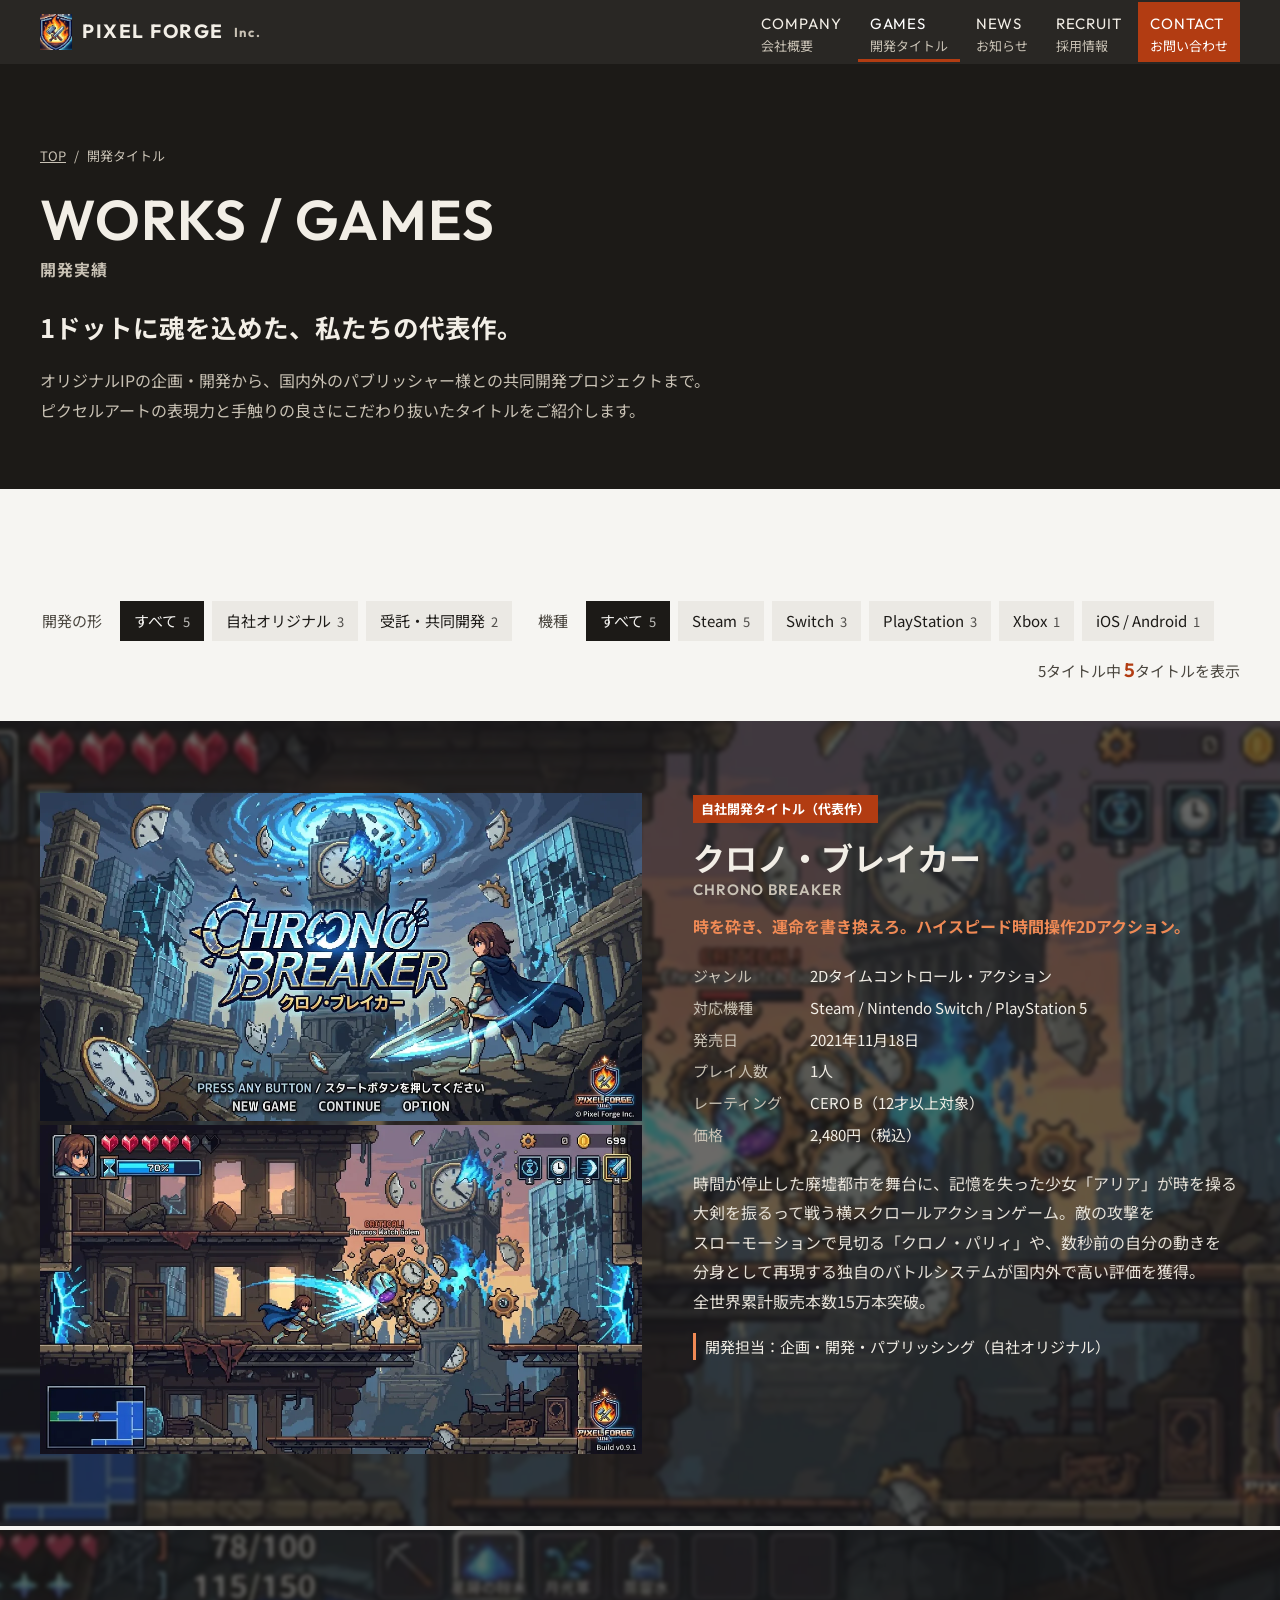
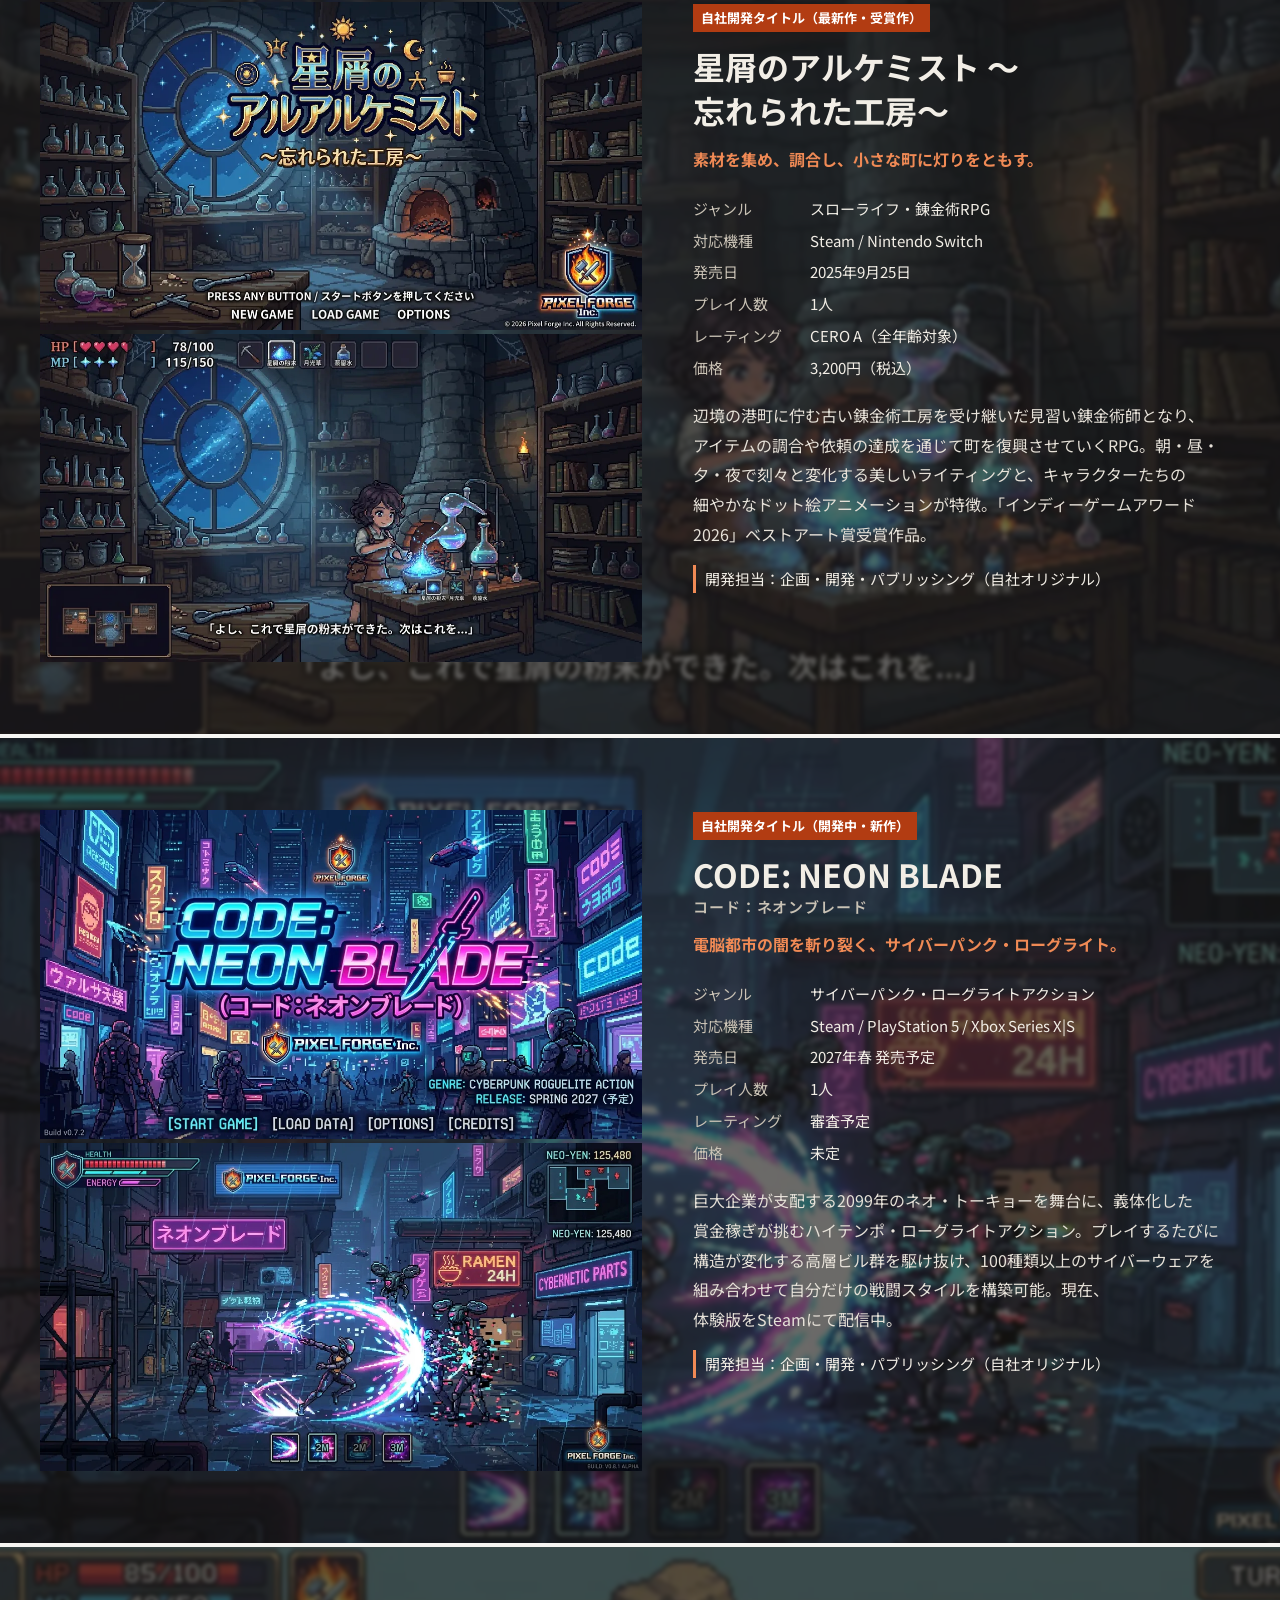
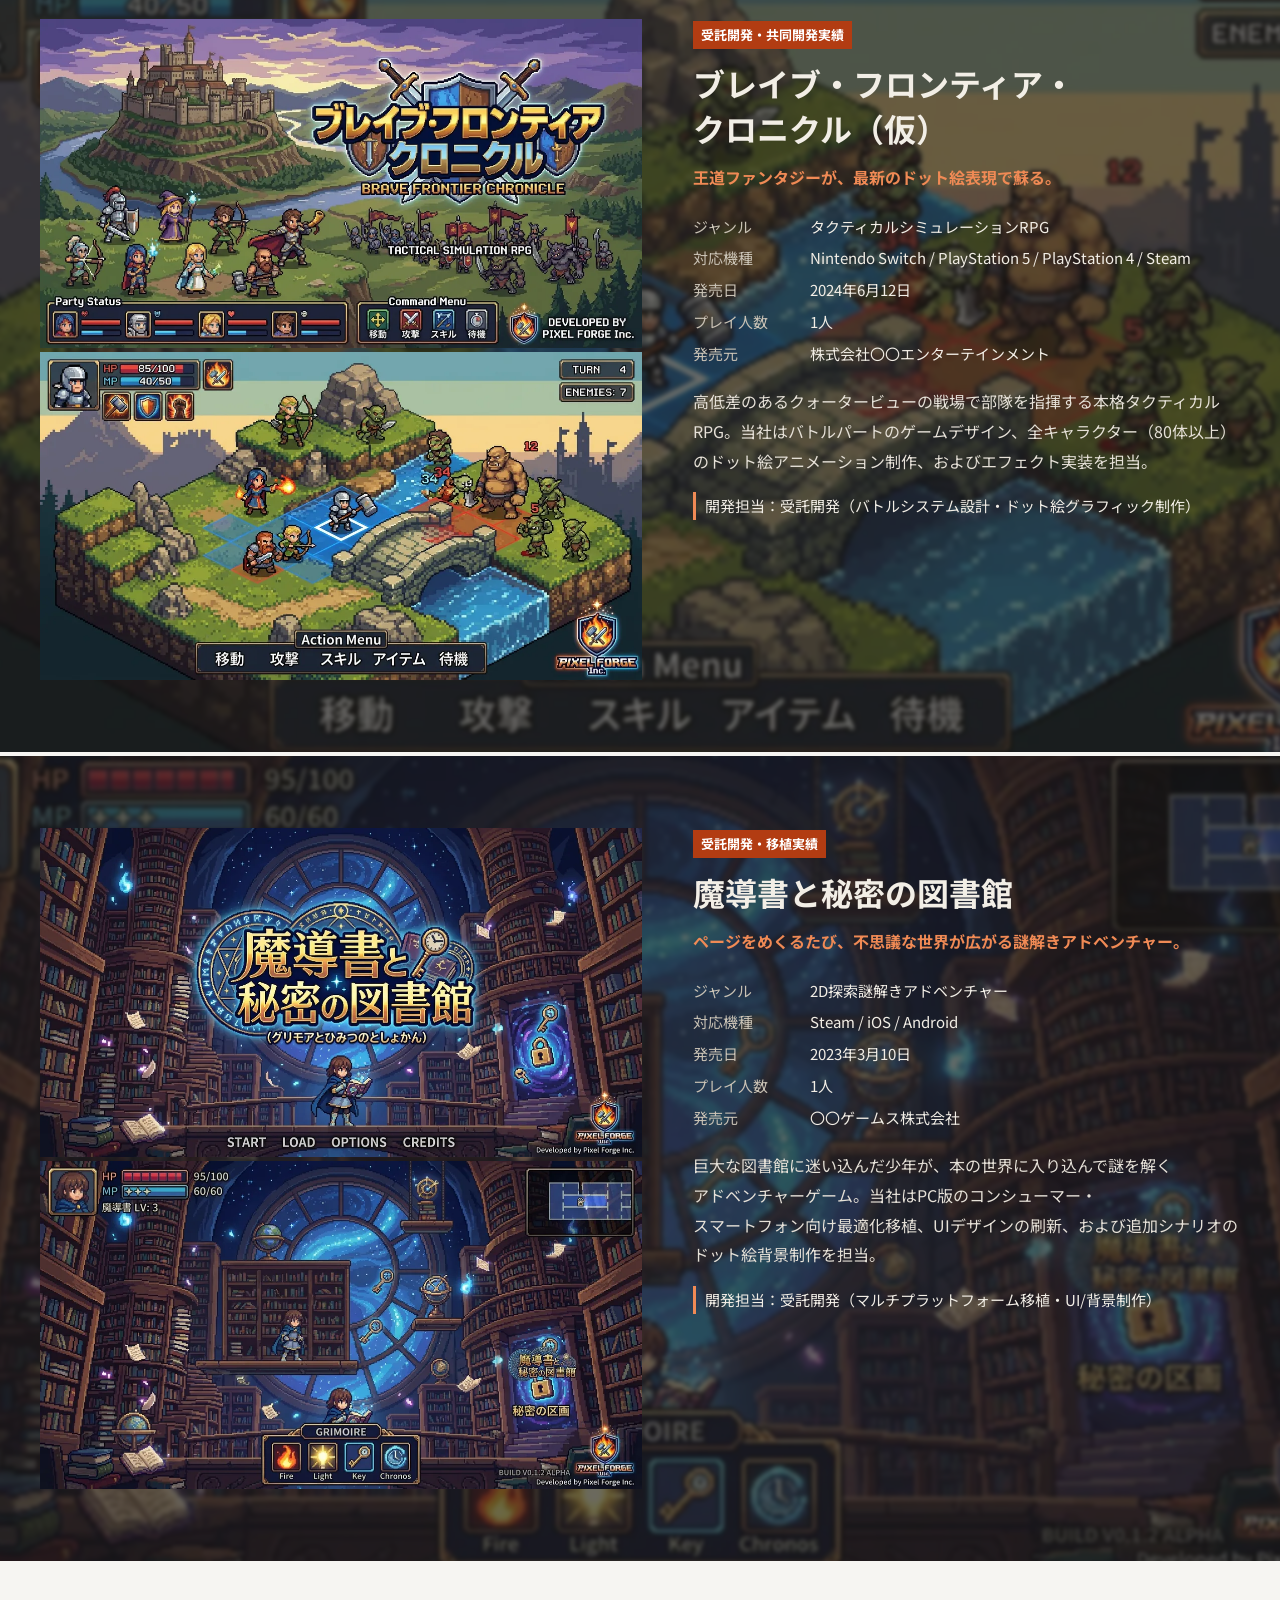
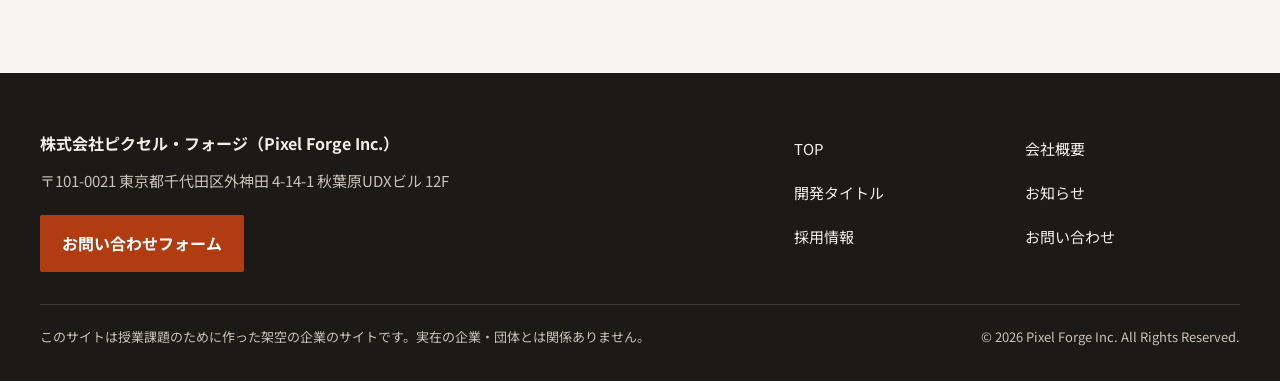
<file: games.html>
<!doctype html>
<html lang="ja">
<head>
<meta charset="utf-8">
<meta name="viewport" content="width=device-width, initial-scale=1">
<meta name="robots" content="noindex, nofollow">
<title>開発タイトル一覧｜株式会社ピクセル・フォージ</title>
<meta name="description" content="株式会社ピクセル・フォージの自社オリジナルタイトルと、受託・共同開発の実績です（授業課題用の架空の企業）。">
<link rel="preconnect" href="https://fonts.googleapis.com">
<link rel="preconnect" href="https://fonts.gstatic.com" crossorigin>
<link rel="stylesheet" href="https://fonts.googleapis.com/css2?family=Noto+Sans+JP:wght@400;500;700&family=Outfit:wght@500;600;700&display=swap">
<link rel="stylesheet" href="./css/style.css">
<script type="application/ld+json">{"@context":"https://schema.org","@type":"Organization","name":"株式会社ピクセル・フォージ","alternateName":"Pixel Forge Inc.","url":"https://pixelforge.enludus.com/","description":"授業課題用の架空のインディーゲームスタジオ","address":{"@type":"PostalAddress","postalCode":"101-0021","addressRegion":"東京都","addressLocality":"千代田区","streetAddress":"外神田 4-14-1 秋葉原UDXビル 12F","addressCountry":"JP"}}</script>
</head>
<body>
<a class="skip" href="#main">本文へ移動</a>

<header class="site-header">
  <div class="wrap">
    <a class="logo" href="./index.html"><img src="./images/logo-mark.webp" width="32" height="36" alt="">PIXEL FORGE <small>Inc.</small><span class="sr-only">株式会社ピクセル・フォージ トップへ</span></a>
    <button class="menu-btn" type="button" aria-expanded="false" aria-controls="gnav">MENU</button>
    <nav class="gnav" id="gnav" aria-label="グローバルメニュー">
      <ul>
        <li><a href="./company.html">COMPANY<span>会社概要</span></a></li>
        <li><a href="./games.html" aria-current="page">GAMES<span>開発タイトル</span></a></li>
        <li><a href="./index.html#news">NEWS<span>お知らせ</span></a></li>
        <li><a href="./recruit.html">RECRUIT<span>採用情報</span></a></li>
        <li class="nav-entry"><a href="./contact.html">CONTACT<span>お問い合わせ</span></a></li>
      </ul>
    </nav>
  </div>
</header>

<main id="main">
  <div class="page-head">
    <div class="wrap">
      <nav class="crumb" aria-label="パンくずリスト"><ol><li><a href="./index.html">TOP</a></li><li aria-current="page">開発タイトル</li></ol></nav>
      <h1 lang="en">WORKS / GAMES<span lang="ja">開発実績</span></h1>
      <p class="catch">1ドットに魂を込めた、私たちの代表作。</p>
      <p class="lead">オリジナルIPの企画・開発から、国内外のパブリッシャー様との共同開発プロジェクトまで。ピクセルアートの表現力と手触りの良さにこだわり抜いたタイトルをご紹介します。</p>
    </div>
  </div>

  <section class="section" aria-label="タイトル一覧">
    <div class="wrap">
      <div class="filter" id="game-filter" hidden>
        <fieldset>
          <legend>開発の形</legend>
          <button class="chip" type="button" data-kind="all" aria-pressed="true">すべて</button>
          <button class="chip" type="button" data-kind="own" aria-pressed="false">自社オリジナル</button>
          <button class="chip" type="button" data-kind="contract" aria-pressed="false">受託・共同開発</button>
        </fieldset>
        <fieldset>
          <legend>機種</legend>
          <button class="chip" type="button" data-pf="all" aria-pressed="true">すべて</button>
          <button class="chip" type="button" data-pf="steam" aria-pressed="false">Steam</button>
          <button class="chip" type="button" data-pf="switch" aria-pressed="false">Switch</button>
          <button class="chip" type="button" data-pf="ps" aria-pressed="false">PlayStation</button>
          <button class="chip" type="button" data-pf="xbox" aria-pressed="false">Xbox</button>
          <button class="chip" type="button" data-pf="mobile" aria-pressed="false">iOS / Android</button>
        </fieldset>
        <p class="count" aria-live="polite">5タイトル中 <strong id="game-count">5</strong>タイトルを表示</p>
      </div>

    </div>
    <div class="game-list">
      <article class="game" id="chrono-breaker" data-kind="own" data-pf="steam switch ps">
        <img class="game-bg" src="./images/chrono-breaker-sc.webp" width="1200" height="655" alt="" loading="lazy">
        <div class="game-inner">
        <figure class="shots"><img class="main" src="./images/chrono-breaker-title.webp" width="1200" height="655" alt="『クロノ・ブレイカー』のタイトル画面" loading="lazy"><img src="./images/chrono-breaker-sc.webp" width="1200" height="655" alt="『クロノ・ブレイカー』のゲーム画面" loading="lazy"></figure>
        <div>
          <p class="kind">自社開発タイトル（代表作）</p>
          <h2>クロノ・ブレイカー<span class="en" lang="en">CHRONO BREAKER</span></h2>
          <p class="catch">時を砕き、運命を書き換えろ。ハイスピード時間操作2Dアクション。</p>
          <dl class="spec">
            <dt>ジャンル</dt><dd>2Dタイムコントロール・アクション</dd>
            <dt>対応機種</dt><dd>Steam / Nintendo Switch / PlayStation 5</dd>
            <dt>発売日</dt><dd>2021年11月18日</dd>
            <dt>プレイ人数</dt><dd>1人</dd>
            <dt>レーティング</dt><dd>CERO B（12才以上対象）</dd>
            <dt>価格</dt><dd>2,480円（税込）</dd>
          </dl>
          <p class="summary">時間が停止した廃墟都市を舞台に、記憶を失った少女「アリア」が時を操る大剣を振るって戦う横スクロールアクションゲーム。敵の攻撃をスローモーションで見切る「クロノ・パリィ」や、数秒前の自分の動きを分身として再現する独自のバトルシステムが国内外で高い評価を獲得。全世界累計販売本数15万本突破。</p>
          <p class="role">開発担当：企画・開発・パブリッシング（自社オリジナル）</p>
        </div>
        </div>
      </article>

      <article class="game" id="alchemist" data-kind="own" data-pf="steam switch">
        <img class="game-bg" src="./images/alchemist-sc.webp" width="1200" height="655" alt="" loading="lazy">
        <div class="game-inner">
        <figure class="shots"><img class="main" src="./images/alchemist-title.webp" width="1200" height="655" alt="『星屑のアルケミスト 〜忘れられた工房〜』のタイトル画面" loading="lazy"><img src="./images/alchemist-sc.webp" width="1200" height="655" alt="『星屑のアルケミスト 〜忘れられた工房〜』のゲーム画面" loading="lazy"></figure>
        <div>
          <p class="kind">自社開発タイトル（最新作・受賞作）</p>
          <h2>星屑のアルケミスト 〜忘れられた工房〜</h2>
          <p class="catch">素材を集め、調合し、小さな町に灯りをともす。</p>
          <dl class="spec">
            <dt>ジャンル</dt><dd>スローライフ・錬金術RPG</dd>
            <dt>対応機種</dt><dd>Steam / Nintendo Switch</dd>
            <dt>発売日</dt><dd>2025年9月25日</dd>
            <dt>プレイ人数</dt><dd>1人</dd>
            <dt>レーティング</dt><dd>CERO A（全年齢対象）</dd>
            <dt>価格</dt><dd>3,200円（税込）</dd>
          </dl>
          <p class="summary">辺境の港町に佇む古い錬金術工房を受け継いだ見習い錬金術師となり、アイテムの調合や依頼の達成を通じて町を復興させていくRPG。朝・昼・夕・夜で刻々と変化する美しいライティングと、キャラクターたちの細やかなドット絵アニメーションが特徴。「インディーゲームアワード 2026」ベストアート賞受賞作品。</p>
          <p class="role">開発担当：企画・開発・パブリッシング（自社オリジナル）</p>
        </div>
        </div>
      </article>

      <article class="game" id="neon-blade" data-kind="own" data-pf="steam ps xbox">
        <img class="game-bg" src="./images/neon-blade-sc.webp" width="1200" height="655" alt="" loading="lazy">
        <div class="game-inner">
        <figure class="shots"><img class="main" src="./images/neon-blade-title.webp" width="1200" height="655" alt="『CODE: NEON BLADE』のタイトル画面" loading="lazy"><img src="./images/neon-blade-sc.webp" width="1200" height="655" alt="『CODE: NEON BLADE』のゲーム画面" loading="lazy"></figure>
        <div>
          <p class="kind">自社開発タイトル（開発中・新作）</p>
          <h2>CODE: NEON BLADE<span class="en">コード：ネオンブレード</span></h2>
          <p class="catch">電脳都市の闇を斬り裂く、サイバーパンク・ローグライト。</p>
          <dl class="spec">
            <dt>ジャンル</dt><dd>サイバーパンク・ローグライトアクション</dd>
            <dt>対応機種</dt><dd>Steam / PlayStation 5 / Xbox Series X|S</dd>
            <dt>発売日</dt><dd>2027年春 発売予定</dd>
            <dt>プレイ人数</dt><dd>1人</dd>
            <dt>レーティング</dt><dd>審査予定</dd>
            <dt>価格</dt><dd>未定</dd>
          </dl>
          <p class="summary">巨大企業が支配する2099年のネオ・トーキョーを舞台に、義体化した賞金稼ぎが挑むハイテンポ・ローグライトアクション。プレイするたびに構造が変化する高層ビル群を駆け抜け、100種類以上のサイバーウェアを組み合わせて自分だけの戦闘スタイルを構築可能。現在、体験版をSteamにて配信中。</p>
          <p class="role">開発担当：企画・開発・パブリッシング（自社オリジナル）</p>
        </div>
        </div>
      </article>

      <article class="game" id="brave-frontier" data-kind="contract" data-pf="switch ps steam">
        <img class="game-bg" src="./images/brave-frontier-sc.webp" width="1200" height="655" alt="" loading="lazy">
        <div class="game-inner">
        <figure class="shots"><img class="main" src="./images/brave-frontier-title.webp" width="1200" height="655" alt="『ブレイブ・フロンティア・クロニクル』のタイトル画面" loading="lazy"><img src="./images/brave-frontier-sc.webp" width="1200" height="655" alt="『ブレイブ・フロンティア・クロニクル』のゲーム画面" loading="lazy"></figure>
        <div>
          <p class="kind">受託開発・共同開発実績</p>
          <h2>ブレイブ・フロンティア・クロニクル（仮）</h2>
          <p class="catch">王道ファンタジーが、最新のドット絵表現で蘇る。</p>
          <dl class="spec">
            <dt>ジャンル</dt><dd>タクティカルシミュレーションRPG</dd>
            <dt>対応機種</dt><dd>Nintendo Switch / PlayStation 5 / PlayStation 4 / Steam</dd>
            <dt>発売日</dt><dd>2024年6月12日</dd>
            <dt>プレイ人数</dt><dd>1人</dd>
            <dt>発売元</dt><dd>株式会社〇〇エンターテインメント</dd>
          </dl>
          <p class="summary">高低差のあるクォータービューの戦場で部隊を指揮する本格タクティカルRPG。当社はバトルパートのゲームデザイン、全キャラクター（80体以上）のドット絵アニメーション制作、およびエフェクト実装を担当。</p>
          <p class="role">開発担当：受託開発（バトルシステム設計・ドット絵グラフィック制作）</p>
        </div>
        </div>
      </article>

      <article class="game" id="grimoire-library" data-kind="contract" data-pf="steam mobile">
        <img class="game-bg" src="./images/grimoire-library-sc.webp" width="1200" height="655" alt="" loading="lazy">
        <div class="game-inner">
        <figure class="shots"><img class="main" src="./images/grimoire-library-title.webp" width="1200" height="655" alt="『魔導書と秘密の図書館』のタイトル画面" loading="lazy"><img src="./images/grimoire-library-sc.webp" width="1200" height="655" alt="『魔導書と秘密の図書館』のゲーム画面" loading="lazy"></figure>
        <div>
          <p class="kind">受託開発・移植実績</p>
          <h2>魔導書と秘密の図書館</h2>
          <p class="catch">ページをめくるたび、不思議な世界が広がる謎解きアドベンチャー。</p>
          <dl class="spec">
            <dt>ジャンル</dt><dd>2D探索謎解きアドベンチャー</dd>
            <dt>対応機種</dt><dd>Steam / iOS / Android</dd>
            <dt>発売日</dt><dd>2023年3月10日</dd>
            <dt>プレイ人数</dt><dd>1人</dd>
            <dt>発売元</dt><dd>〇〇ゲームス株式会社</dd>
          </dl>
          <p class="summary">巨大な図書館に迷い込んだ少年が、本の世界に入り込んで謎を解くアドベンチャーゲーム。当社はPC版のコンシューマー・スマートフォン向け最適化移植、UIデザインの刷新、および追加シナリオのドット絵背景制作を担当。</p>
          <p class="role">開発担当：受託開発（マルチプラットフォーム移植・UI/背景制作）</p>
        </div>
        </div>
      </article>

    </div>
    <div class="wrap">
      <p class="empty" id="game-empty" hidden>この組み合わせのタイトルはありません。条件を変えてお試しください。</p>
    </div>
  </section>
</main>
<footer class="site-footer">
  <div class="wrap">
    <div>
      <p class="name">株式会社ピクセル・フォージ（Pixel Forge Inc.）</p>
      <address>〒101-0021 東京都千代田区外神田 4-14-1 <span class="nw">秋葉原UDXビル 12F</span></address>
      <p class="contact-cta"><a class="btn" href="./contact.html">お問い合わせフォーム</a></p>
    </div>
    <nav aria-label="フッターメニュー">
      <ul>
        <li><a href="./index.html">TOP</a></li>
        <li><a href="./company.html">会社概要</a></li>
        <li><a href="./games.html">開発タイトル</a></li>
        <li><a href="./index.html#news">お知らせ</a></li>
        <li><a href="./recruit.html">採用情報</a></li>
        <li><a href="./contact.html">お問い合わせ</a></li>
      </ul>
    </nav>
    <div class="bottom">
      <p>このサイトは授業課題のために作った架空の企業のサイトです。実在の企業・団体とは関係ありません。</p>
      <p><small>© 2026 Pixel Forge Inc. All Rights Reserved.</small></p>
    </div>
  </div>
</footer>
<script src="./js/main.js"></script>
</body>
</html>
</file>
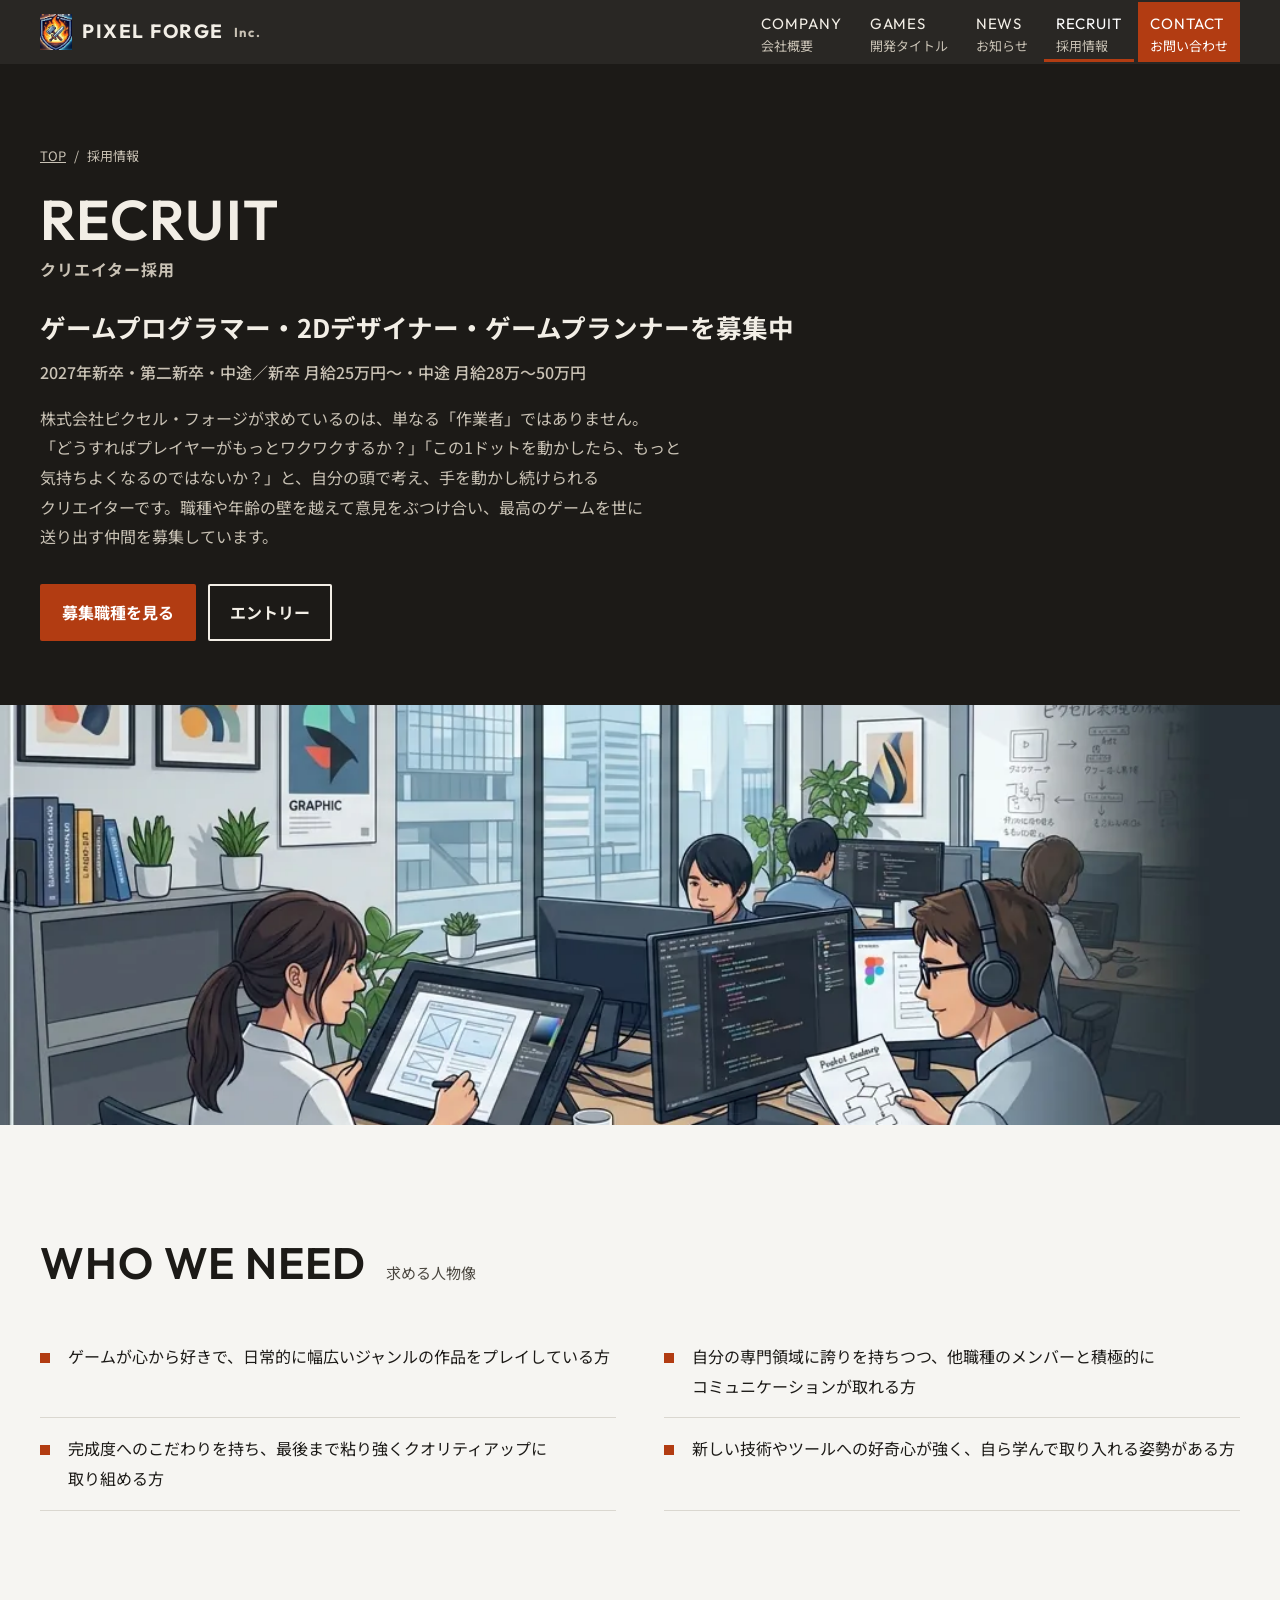
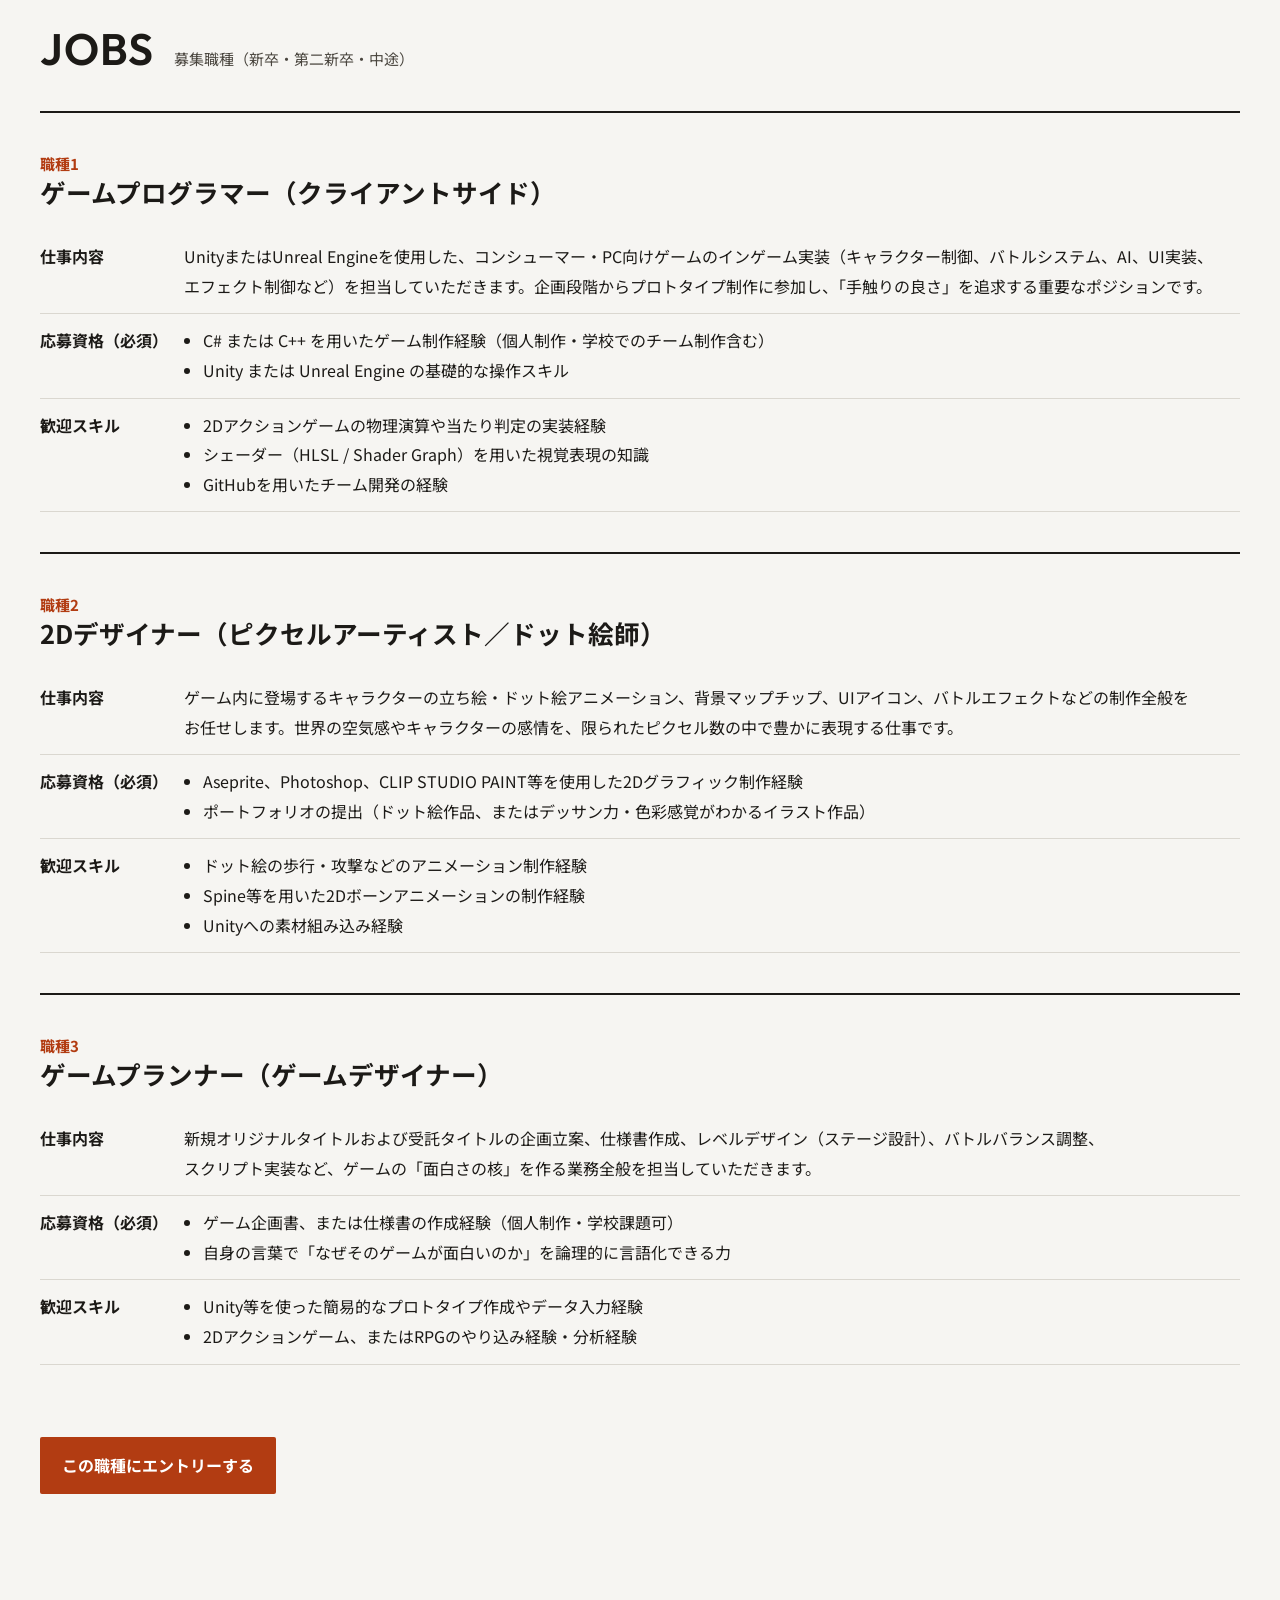
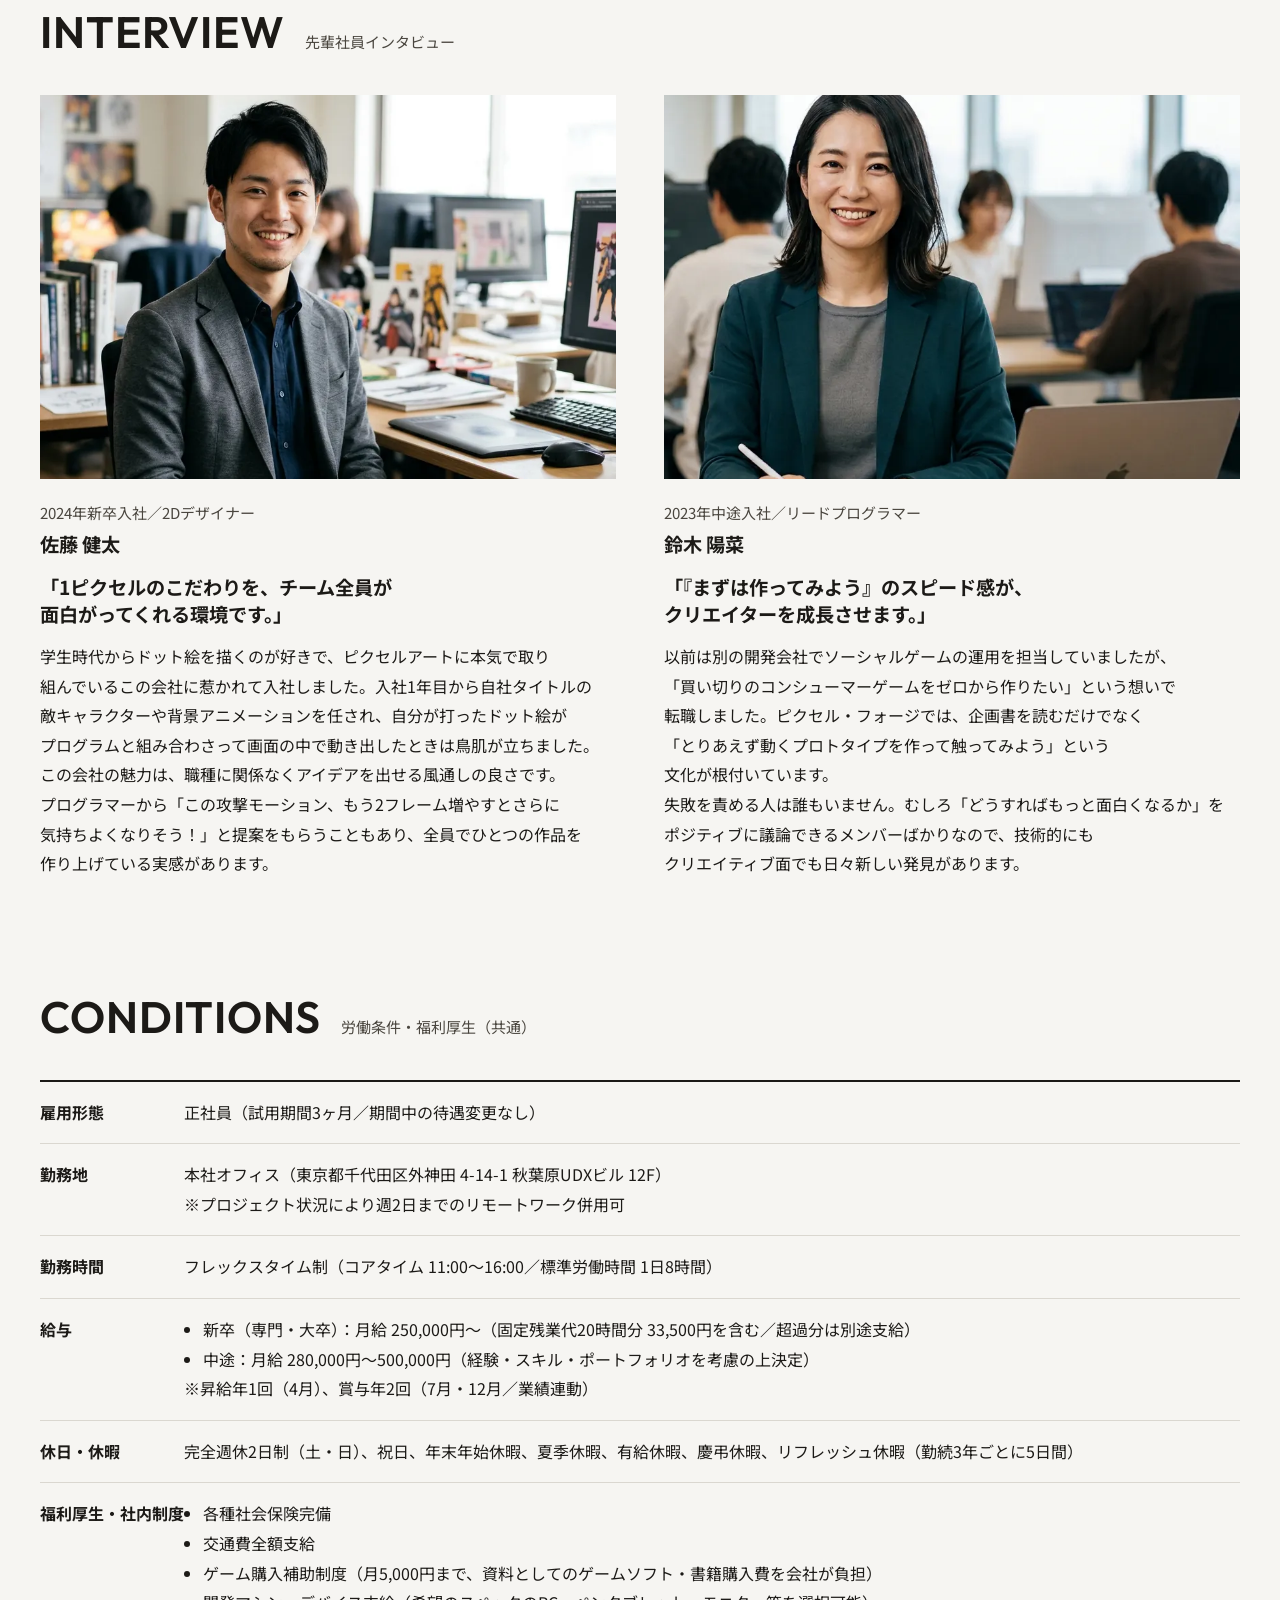
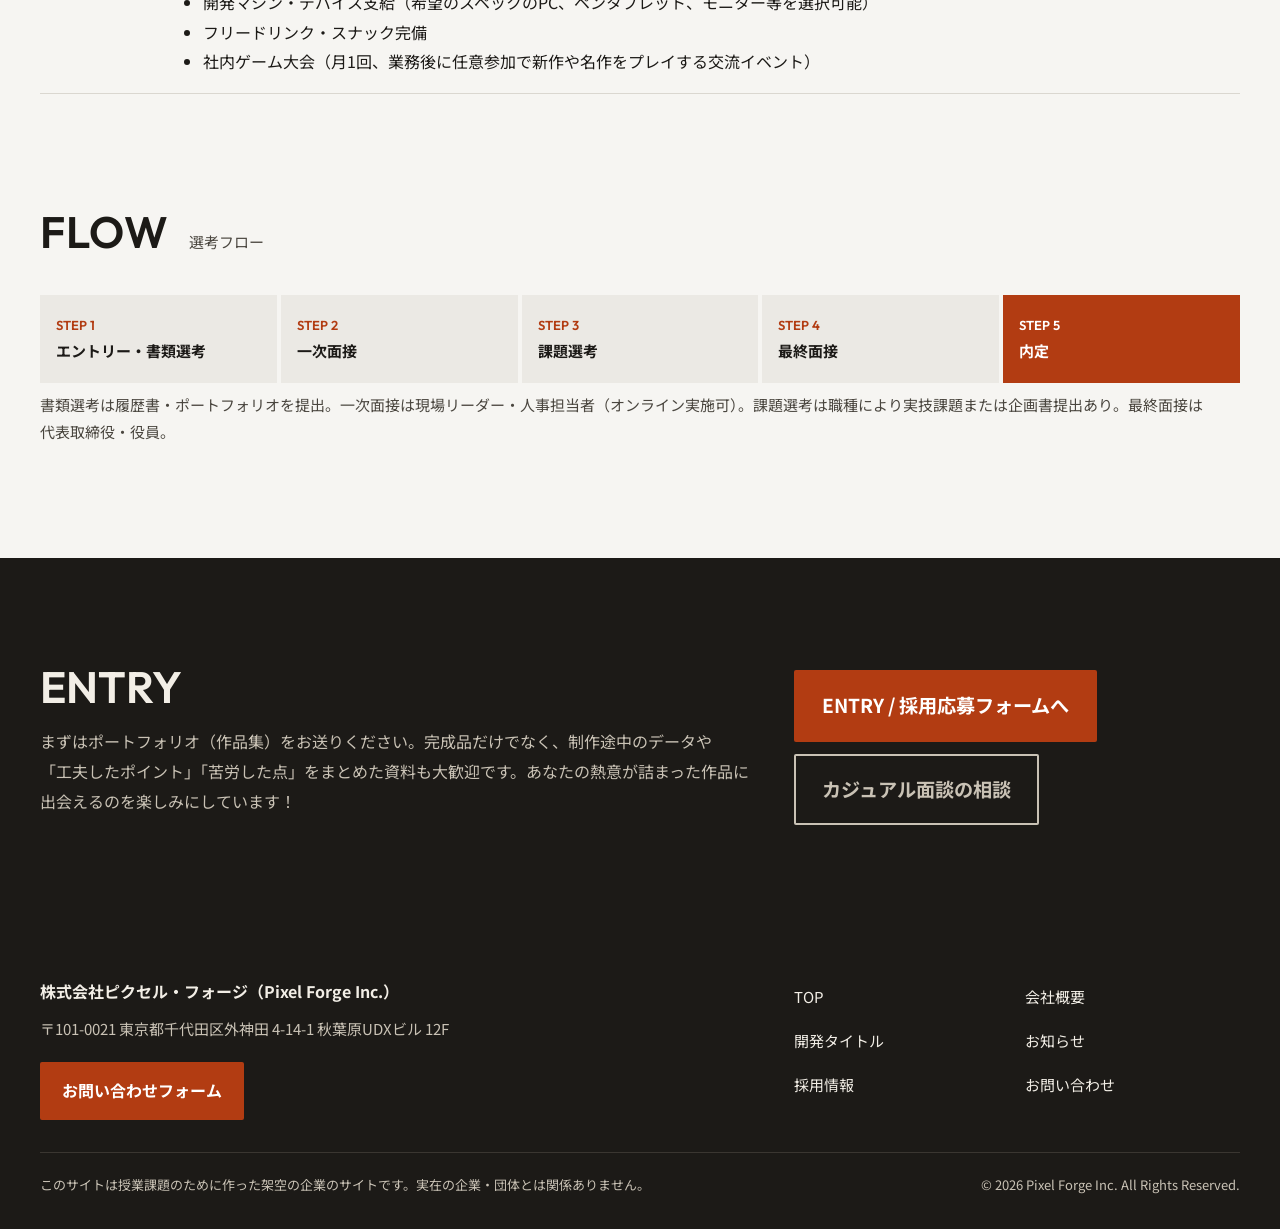
<file: recruit.html>
<!doctype html>
<html lang="ja">
<head>
<meta charset="utf-8">
<meta name="viewport" content="width=device-width, initial-scale=1">
<meta name="robots" content="noindex, nofollow">
<title>クリエイター採用｜株式会社ピクセル・フォージ</title>
<meta name="description" content="株式会社ピクセル・フォージのクリエイター採用（ゲームプログラマー・2Dデザイナー・ゲームプランナー）の募集要項です（授業課題用の架空の企業）。">
<link rel="preconnect" href="https://fonts.googleapis.com">
<link rel="preconnect" href="https://fonts.gstatic.com" crossorigin>
<link rel="stylesheet" href="https://fonts.googleapis.com/css2?family=Noto+Sans+JP:wght@400;500;700&family=Outfit:wght@500;600;700&display=swap">
<link rel="stylesheet" href="./css/style.css">
<script type="application/ld+json">{"@context":"https://schema.org","@type":"Organization","name":"株式会社ピクセル・フォージ","alternateName":"Pixel Forge Inc.","url":"https://pixelforge.enludus.com/","description":"授業課題用の架空のインディーゲームスタジオ","address":{"@type":"PostalAddress","postalCode":"101-0021","addressRegion":"東京都","addressLocality":"千代田区","streetAddress":"外神田 4-14-1 秋葉原UDXビル 12F","addressCountry":"JP"}}</script>
</head>
<body>
<a class="skip" href="#main">本文へ移動</a>

<header class="site-header">
  <div class="wrap">
    <a class="logo" href="./index.html"><img src="./images/logo-mark.webp" width="32" height="36" alt="">PIXEL FORGE <small>Inc.</small><span class="sr-only">株式会社ピクセル・フォージ トップへ</span></a>
    <button class="menu-btn" type="button" aria-expanded="false" aria-controls="gnav">MENU</button>
    <nav class="gnav" id="gnav" aria-label="グローバルメニュー">
      <ul>
        <li><a href="./company.html">COMPANY<span>会社概要</span></a></li>
        <li><a href="./games.html">GAMES<span>開発タイトル</span></a></li>
        <li><a href="./index.html#news">NEWS<span>お知らせ</span></a></li>
        <li><a href="./recruit.html" aria-current="page">RECRUIT<span>採用情報</span></a></li>
        <li class="nav-entry"><a href="./contact.html">CONTACT<span>お問い合わせ</span></a></li>
      </ul>
    </nav>
  </div>
</header>

<main id="main">
  <div class="page-head">
    <div class="wrap">
      <nav class="crumb" aria-label="パンくずリスト"><ol><li><a href="./index.html">TOP</a></li><li aria-current="page">採用情報</li></ol></nav>
      <h1 lang="en">RECRUIT<span lang="ja">クリエイター採用</span></h1>
      <p class="catch">ゲームプログラマー・2Dデザイナー・ゲームプランナーを募集中<br><span class="catch-sub">2027年新卒・第二新卒・中途／新卒 月給25万円〜・中途 月給28万〜50万円</span></p>
      <p class="lead">株式会社ピクセル・フォージが求めているのは、単なる「作業者」ではありません。「どうすればプレイヤーがもっとワクワクするか？」「この1ドットを動かしたら、もっと気持ちよくなるのではないか？」と、自分の頭で考え、手を動かし続けられるクリエイターです。職種や年齢の壁を越えて意見をぶつけ合い、最高のゲームを世に送り出す仲間を募集しています。</p>
      <p class="hero-actions"><a class="btn" href="#jobs">募集職種を見る</a><a class="btn ghost" href="#entry">エントリー</a></p>
    </div>
  </div>

  <figure class="recruit-photo"><img src="./images/recruit-header.webp" width="1050" height="544" alt="ペンタブレットとモニターに向かって作業するクリエイターたち"></figure>

  <section class="section" aria-labelledby="persona-title">
    <div class="wrap">
      <div class="sec-head">
        <h2 lang="en">WHO WE NEED</h2>
        <p id="persona-title">求める人物像</p>
      </div>
      <ul class="persona">
        <li>ゲームが心から好きで、日常的に幅広いジャンルの作品をプレイしている方</li>
        <li>自分の専門領域に誇りを持ちつつ、他職種のメンバーと積極的にコミュニケーションが取れる方</li>
        <li>完成度へのこだわりを持ち、最後まで粘り強くクオリティアップに取り組める方</li>
        <li>新しい技術やツールへの好奇心が強く、自ら学んで取り入れる姿勢がある方</li>
      </ul>
    </div>
  </section>

  <section class="section" id="jobs" aria-labelledby="jobs-title">
    <div class="wrap">
      <div class="sec-head">
        <h2 lang="en">JOBS</h2>
        <p id="jobs-title">募集職種（新卒・第二新卒・中途）</p>
      </div>

      <article class="job">
        <h3><small>職種1</small>ゲームプログラマー（クライアントサイド）</h3>
        <dl>
          <dt>仕事内容</dt>
          <dd>UnityまたはUnreal Engineを使用した、コンシューマー・PC向けゲームのインゲーム実装（キャラクター制御、バトルシステム、AI、UI実装、エフェクト制御など）を担当していただきます。企画段階からプロトタイプ制作に参加し、「手触りの良さ」を追求する重要なポジションです。</dd>
          <dt>応募資格（必須）</dt>
          <dd><ul>
            <li>C# または C++ を用いたゲーム制作経験（個人制作・学校でのチーム制作含む）</li>
            <li>Unity または Unreal Engine の基礎的な操作スキル</li>
          </ul></dd>
          <dt>歓迎スキル</dt>
          <dd><ul>
            <li>2Dアクションゲームの物理演算や当たり判定の実装経験</li>
            <li>シェーダー（HLSL / Shader Graph）を用いた視覚表現の知識</li>
            <li>GitHubを用いたチーム開発の経験</li>
          </ul></dd>
        </dl>
      </article>

      <article class="job">
        <h3><small>職種2</small>2Dデザイナー（ピクセルアーティスト／ドット絵師）</h3>
        <dl>
          <dt>仕事内容</dt>
          <dd>ゲーム内に登場するキャラクターの立ち絵・ドット絵アニメーション、背景マップチップ、UIアイコン、バトルエフェクトなどの制作全般をお任せします。世界の空気感やキャラクターの感情を、限られたピクセル数の中で豊かに表現する仕事です。</dd>
          <dt>応募資格（必須）</dt>
          <dd><ul>
            <li>Aseprite、Photoshop、CLIP STUDIO PAINT等を使用した2Dグラフィック制作経験</li>
            <li>ポートフォリオの提出（ドット絵作品、またはデッサン力・色彩感覚がわかるイラスト作品）</li>
          </ul></dd>
          <dt>歓迎スキル</dt>
          <dd><ul>
            <li>ドット絵の歩行・攻撃などのアニメーション制作経験</li>
            <li>Spine等を用いた2Dボーンアニメーションの制作経験</li>
            <li>Unityへの素材組み込み経験</li>
          </ul></dd>
        </dl>
      </article>

      <article class="job">
        <h3><small>職種3</small>ゲームプランナー（ゲームデザイナー）</h3>
        <dl>
          <dt>仕事内容</dt>
          <dd>新規オリジナルタイトルおよび受託タイトルの企画立案、仕様書作成、レベルデザイン（ステージ設計）、バトルバランス調整、スクリプト実装など、ゲームの「面白さの核」を作る業務全般を担当していただきます。</dd>
          <dt>応募資格（必須）</dt>
          <dd><ul>
            <li>ゲーム企画書、または仕様書の作成経験（個人制作・学校課題可）</li>
            <li>自身の言葉で「なぜそのゲームが面白いのか」を論理的に言語化できる力</li>
          </ul></dd>
          <dt>歓迎スキル</dt>
          <dd><ul>
            <li>Unity等を使った簡易的なプロトタイプ作成やデータ入力経験</li>
            <li>2Dアクションゲーム、またはRPGのやり込み経験・分析経験</li>
          </ul></dd>
        </dl>
      </article>
      <p class="hero-actions"><a class="btn" href="#entry">この職種にエントリーする</a></p>
    </div>
  </section>

  <section class="section" aria-labelledby="voices-title">
    <div class="wrap">
      <div class="sec-head">
        <h2 lang="en">INTERVIEW</h2>
        <p id="voices-title">先輩社員インタビュー</p>
      </div>
      <div class="voices">
        <article class="voice">
          <div class="face"><img src="./images/sato.webp" width="900" height="665" alt="2Dデザイナーの佐藤 健太。キャラクターの資料が並ぶ席で" loading="lazy"></div>
          <p class="who">2024年新卒入社／2Dデザイナー<strong>佐藤 健太</strong></p>
          <h3>「1ピクセルのこだわりを、チーム全員が面白がってくれる環境です。」</h3>
          <p>学生時代からドット絵を描くのが好きで、ピクセルアートに本気で取り組んでいるこの会社に惹かれて入社しました。入社1年目から自社タイトルの敵キャラクターや背景アニメーションを任され、自分が打ったドット絵がプログラムと組み合わさって画面の中で動き出したときは鳥肌が立ちました。</p>
          <p>この会社の魅力は、職種に関係なくアイデアを出せる風通しの良さです。プログラマーから「この攻撃モーション、もう2フレーム増やすとさらに気持ちよくなりそう！」と提案をもらうこともあり、全員でひとつの作品を作り上げている実感があります。</p>
        </article>
        <article class="voice">
          <div class="face"><img src="./images/suzuki.webp" width="848" height="768" alt="リードプログラマーの鈴木 陽菜。ノートPCを前に開発フロアで" loading="lazy"></div>
          <p class="who">2023年中途入社／リードプログラマー<strong>鈴木 陽菜</strong></p>
          <h3>「『まずは作ってみよう』のスピード感が、クリエイターを成長させます。」</h3>
          <p>以前は別の開発会社でソーシャルゲームの運用を担当していましたが、「買い切りのコンシューマーゲームをゼロから作りたい」という想いで転職しました。ピクセル・フォージでは、企画書を読むだけでなく「とりあえず動くプロトタイプを作って触ってみよう」という文化が根付いています。</p>
          <p>失敗を責める人は誰もいません。むしろ「どうすればもっと面白くなるか」をポジティブに議論できるメンバーばかりなので、技術的にもクリエイティブ面でも日々新しい発見があります。</p>
        </article>
      </div>
    </div>
  </section>

  <section class="section" aria-labelledby="cond-title">
    <div class="wrap">
      <div class="sec-head">
        <h2 lang="en">CONDITIONS</h2>
        <p id="cond-title">労働条件・福利厚生（共通）</p>
      </div>
      <dl class="conditions">
        <dt>雇用形態</dt><dd>正社員（試用期間3ヶ月／期間中の待遇変更なし）</dd>
        <dt>勤務地</dt><dd>本社オフィス（東京都千代田区外神田 4-14-1 <span class="nw">秋葉原UDXビル 12F</span>）<br>※プロジェクト状況により週2日までのリモートワーク併用可</dd>
        <dt>勤務時間</dt><dd>フレックスタイム制（コアタイム 11:00〜16:00／標準労働時間 1日8時間）</dd>
        <dt>給与</dt>
        <dd><ul>
          <li>新卒（専門・大卒）：月給 250,000円〜（固定残業代20時間分 33,500円を含む／超過分は別途支給）</li>
          <li>中途：月給 280,000円〜500,000円（経験・スキル・ポートフォリオを考慮の上決定）</li>
        </ul>※昇給年1回（4月）、賞与年2回（7月・12月／業績連動）</dd>
        <dt>休日・休暇</dt><dd>完全週休2日制（土・日）、祝日、年末年始休暇、夏季休暇、有給休暇、慶弔休暇、リフレッシュ休暇（勤続3年ごとに5日間）</dd>
        <dt>福利厚生・社内制度</dt>
        <dd><ul>
          <li>各種社会保険完備</li>
          <li>交通費全額支給</li>
          <li>ゲーム購入補助制度（月5,000円まで、資料としてのゲームソフト・書籍購入費を会社が負担）</li>
          <li>開発マシン・デバイス支給（希望のスペックのPC、ペンタブレット、モニター等を選択可能）</li>
          <li>フリードリンク・スナック完備</li>
          <li>社内ゲーム大会（月1回、業務後に任意参加で新作や名作をプレイする交流イベント）</li>
        </ul></dd>
      </dl>
    </div>
  </section>

  <section class="section" aria-labelledby="flow-title">
    <div class="wrap">
      <div class="sec-head">
        <h2 lang="en">FLOW</h2>
        <p id="flow-title">選考フロー</p>
      </div>
      <ol class="flow">
        <li>エントリー・書類選考</li>
        <li>一次面接</li>
        <li>課題選考</li>
        <li>最終面接</li>
        <li>内定</li>
      </ol>
      <p class="flow-note">書類選考は履歴書・ポートフォリオを提出。一次面接は現場リーダー・人事担当者（オンライン実施可）。課題選考は職種により実技課題または企画書提出あり。最終面接は代表取締役・役員。</p>
    </div>
  </section>

  <section class="entry-band" id="entry" aria-labelledby="entry-title">
    <div class="wrap">
      <div>
        <h2 id="entry-title" lang="en">ENTRY</h2>
        <p>まずはポートフォリオ（作品集）をお送りください。完成品だけでなく、制作途中のデータや「工夫したポイント」「苦労した点」をまとめた資料も大歓迎です。あなたの熱意が詰まった作品に出会えるのを楽しみにしています！</p>
      </div>
      <p class="hero-actions"><a class="btn" href="./contact.html?type=recruit">ENTRY / 採用応募フォームへ</a><a class="btn ghost" href="./contact.html?type=recruit">カジュアル面談の相談</a></p>
    </div>
  </section>
</main>
<footer class="site-footer">
  <div class="wrap">
    <div>
      <p class="name">株式会社ピクセル・フォージ（Pixel Forge Inc.）</p>
      <address>〒101-0021 東京都千代田区外神田 4-14-1 <span class="nw">秋葉原UDXビル 12F</span></address>
      <p class="contact-cta"><a class="btn" href="./contact.html">お問い合わせフォーム</a></p>
    </div>
    <nav aria-label="フッターメニュー">
      <ul>
        <li><a href="./index.html">TOP</a></li>
        <li><a href="./company.html">会社概要</a></li>
        <li><a href="./games.html">開発タイトル</a></li>
        <li><a href="./index.html#news">お知らせ</a></li>
        <li><a href="./recruit.html">採用情報</a></li>
        <li><a href="./contact.html">お問い合わせ</a></li>
      </ul>
    </nav>
    <div class="bottom">
      <p>このサイトは授業課題のために作った架空の企業のサイトです。実在の企業・団体とは関係ありません。</p>
      <p><small>© 2026 Pixel Forge Inc. All Rights Reserved.</small></p>
    </div>
  </div>
</footer>
<script src="./js/main.js"></script>
</body>
</html>
</file>
<file: css/style.css>
/*
  株式会社ピクセル・フォージ（架空）コーポレートサイト
  題材の特色：鉄を鍛えるように1ドット・1フレームを打ち込むインディースタジオ。
  見本：ゲーム会社・インディースタジオ8件を sample.js で測った（2026-11-21、PC 1440px）
    inti.co.jp・vanillaware.co.jp・gamefreak.co.jp・pocketpair.jp・supergiantgames.com・
    motiontwin.com・dotemu.com・acquire.co.jp
  - 最初の画面の主役はゲームの絵（8件中7件）。会社の一文は脇 → キービジュアルに 1.618 を渡す
  - 色はゲームの絵が持ち、画面の地と文字はほぼ無彩色（地 #fff・#f2efec・#e7e7e7、暗い地は Vanillaware #11143a）
  - 英字は幾何学的なゴシック（Outfit＝pocketpair・URW DIN＝gamefreak・Poppins＝dotemu）、和文は Noto Sans JP。
    ドット書体は0件 → ドット絵らしさは絵に任せ、書体には持たせない
  - ボタンは0〜7個、角0〜4px（gamefreak だけ 25px）。全幅の罫は8件中6件で0本
  色は3色：地＝紙の白、主＝鉄の黒、差し色＝焼けた鉄の橙（会社名の「鍛える」から。ボタン・日付・現在地だけ）。
*/
:root {
  --paper: #f6f5f2;
  --iron: #1c1a17;
  --ember: #b23c12;
  --ember-lit: #f08a55; /* 暗い地の上の橙（同じ色相を明るく） */
  --ink: #1c1a17;
  --ink-sub: #4a463f;
  --line: #dad7d0;
  --on-iron: #f2eee6;
  --on-iron-sub: #c9c2b5;
  --max: 1280px;
  /* 文字の大きさは8段だけ（見本：ゲーム会社の h1 40〜48px・本文 14〜20px／sample.js 2026-11-21） */
  --fs-xs: 13px;   /* 注記・札 */
  --fs-s: 15px;    /* 補足・表の文字 */
  --fs-m: 16px;    /* 本文 */
  --fs-l: clamp(17px, 1.5vw, 20px);  /* 小見出し・札の名前 */
  --fs-xl: clamp(20px, 2vw, 26px);   /* 見出しの1文・タイトル名 */
  --fs-2xl: clamp(24px, 2.6vw, 32px);/* 大きいタイトル名 */
  --fs-3xl: clamp(30px, 3.6vw, 44px);/* 章の題（英字） */
  --fs-4xl: clamp(36px, 4.6vw, 56px);/* ページの題（英字） */

  --gutter: clamp(16px, 4vw, 40px);
  --font-dot: "Outfit", "Noto Sans JP", sans-serif; /* 英字の章題・ナビ・ロゴ */
  --font-ja: "Noto Sans JP", "Hiragino Sans", "Yu Gothic", sans-serif;
}

*, *::before, *::after { box-sizing: border-box; }
html { scroll-behavior: smooth; scroll-padding-top: 80px; }
@media (prefers-reduced-motion: reduce) { html { scroll-behavior: auto; } }
body {
  margin: 0;
  background: var(--paper);
  color: var(--ink);
  font-family: var(--font-ja);
  font-size: var(--fs-m);
  line-height: 1.85;
  -webkit-text-size-adjust: 100%;
  word-break: auto-phrase; /* 日本語を文節で折り返す */
  text-wrap: pretty;
}
h1, h2, h3 { text-wrap: balance; }
img { max-width: 100%; height: auto; display: block; }
a { color: inherit; }
h1, h2, h3 { line-height: 1.4; margin: 0; font-weight: 700; }
p { margin: 0; }
.wrap { max-width: var(--max); margin: 0 auto; padding: 0 var(--gutter); }
.sr-only {
  position: absolute; width: 1px; height: 1px; overflow: hidden;
  clip: rect(0 0 0 0); white-space: nowrap;
}
.skip {
  position: absolute; left: 8px; top: -60px; background: var(--ember); color: #fff;
  padding: 8px 12px; z-index: 100;
}
.skip:focus { top: 8px; }
:focus-visible { outline: 3px solid var(--ember); outline-offset: 2px; }

/* ===== ヘッダー（隠さない薄い帯） ===== */
.site-header {
  position: sticky; top: 0; z-index: 50;
  background: rgba(28, 26, 23, .94);
  color: var(--on-iron);
  backdrop-filter: blur(8px);
}
.site-header .wrap {
  display: flex; align-items: center; justify-content: space-between;
  height: 64px;
}
.logo {
  display: flex; align-items: center; gap: 10px;
  text-decoration: none; font-family: var(--font-dot); font-weight: 700; font-size: var(--fs-l);
  letter-spacing: .08em; white-space: nowrap;
}
.logo img { height: 36px; width: auto; }
.logo small { font-size: var(--fs-xs); color: var(--on-iron-sub); }
.gnav ul { display: flex; gap: 4px; list-style: none; margin: 0; padding: 0; }
.gnav a {
  display: block; padding: 8px 12px; text-decoration: none;
  font-family: var(--font-dot); font-size: var(--fs-s); letter-spacing: .06em;
}
.gnav a span { display: block; font-family: var(--font-ja); font-size: var(--fs-xs); color: var(--on-iron-sub); letter-spacing: 0; line-height: 1.2; }
.gnav a:hover, .gnav a[aria-current="page"] { color: #fff; box-shadow: inset 0 -3px 0 var(--ember); }
.gnav .nav-entry a { background: var(--ember); color: #fff; }
.gnav .nav-entry a span { color: #fff; }
.menu-btn {
  display: none; background: none; border: 1px solid var(--on-iron); border-radius: 2px; color: var(--on-iron);
  font-family: var(--font-dot); font-weight: 600; font-size: var(--fs-s); letter-spacing: .06em;
  min-width: 84px; padding: 8px 12px; text-align: center; cursor: pointer; /* MENU と CLOSE で幅を変えない */
}

@media (max-width: 900px) {
  .menu-btn { display: block; }
  .gnav {
    position: fixed; inset: 64px 0 auto 0; background: var(--iron);
    height: calc(100vh - 64px); height: calc(100dvh - 64px); overflow-y: auto;
    display: none; padding: 8px var(--gutter) 24px;
  }
  .gnav.is-open { display: block; }
  .gnav ul { flex-direction: column; gap: 0; }
  .gnav a { padding: 14px 4px; font-size: var(--fs-l); border-bottom: 1px solid #3a3631; }
  .gnav a span { font-size: var(--fs-xs); }
  .gnav .nav-entry a { margin-top: 16px; text-align: center; border: 0; }
}

.btn {
  border-radius: 2px;
  display: inline-flex; align-items: center; gap: 8px;
  padding: 14px 22px; font-weight: 700; font-size: var(--fs-m); text-decoration: none;
  background: var(--ember); color: #fff; border: 0; cursor: pointer;
}
.btn:hover { background: #a93a14; }
.btn.ghost { background: transparent; color: inherit; box-shadow: inset 0 0 0 2px currentColor; }
.btn.ghost:hover { background: rgba(255,255,255,.08); }

/* ===== 章 ===== */
.section { padding: clamp(64px, 9vw, 112px) 0; }
.section + .section { padding-top: 0; }
.sec-head { display: flex; align-items: baseline; flex-wrap: wrap; gap: 8px 20px; margin-bottom: 36px; }
.sec-head h2 { font-family: var(--font-dot); font-weight: 600; font-size: var(--fs-3xl); letter-spacing: .02em; line-height: 1.2; }
.sec-head p { color: var(--ink-sub); font-size: var(--fs-s); }
.page-head { background: var(--iron); color: var(--on-iron); padding: clamp(48px, 7vw, 80px) 0 clamp(40px, 6vw, 64px); }
.page-head h1 { font-family: var(--font-dot); font-weight: 600; font-size: var(--fs-4xl); letter-spacing: .02em; line-height: 1.15; }
.page-head h1 span { display: block; font-family: var(--font-ja); font-weight: 700; font-size: var(--fs-m); color: var(--on-iron-sub); letter-spacing: .06em; margin-top: 8px; }
.page-head .catch { margin-top: 24px; font-size: var(--fs-xl); font-weight: 700; }
.page-head .lead { margin-top: 16px; max-width: 42em; color: var(--on-iron-sub); }
.crumb { font-size: var(--fs-xs); color: var(--on-iron-sub); margin-bottom: 20px; }
.crumb ol { list-style: none; margin: 0; padding: 0; display: flex; gap: 8px; flex-wrap: wrap; }
.crumb li + li::before { content: "/"; margin-right: 8px; }

/* NEWS */
.news-list { list-style: none; margin: 0; padding: 0; border-top: 2px solid var(--ink); }
.news-list li { display: grid; grid-template-columns: 8.5em 1fr; gap: 8px 24px; padding: 20px 0; border-bottom: 1px solid var(--line); }
.news-list time { font-family: var(--font-dot); font-weight: 500; font-size: var(--fs-m); color: var(--ember); }
@media (max-width: 600px) { .news-list li { grid-template-columns: 1fr; gap: 2px; } }

/* 代表メッセージ */
.message { display: grid; grid-template-columns: minmax(0, 1fr) minmax(0, 1.618fr); gap: clamp(28px, 5vw, 64px); align-items: start; }
.message .portrait { aspect-ratio: 4 / 5; background: #312d28; }
.message .portrait img { width: 100%; height: 100%; object-fit: cover; }
.message h3 { font-size: var(--fs-xl); }
.message blockquote { margin: 24px 0 0; padding: 0; }
.message blockquote p { font-size: var(--fs-m); line-height: 1.85; }
.message .sign { margin-top: 24px; font-size: var(--fs-s); color: var(--ink-sub); }
.message .sign strong { display: block; font-size: var(--fs-l); color: var(--ink); }

/* ===== 開発タイトル ===== */
.filter { display: flex; flex-wrap: wrap; align-items: center; gap: 12px 24px; margin-bottom: 32px; }
.filter fieldset { border: 0; margin: 0; padding: 0; display: flex; flex-wrap: wrap; gap: 8px; align-items: center; }
.filter legend { float: left; margin-right: 8px; font-size: var(--fs-s); color: var(--ink-sub); }
.chip {
  font: inherit; font-size: var(--fs-s); padding: 6px 14px; cursor: pointer;
  background: #ebe9e4; color: var(--ink); border: 0;
}
.chip[aria-pressed="true"] { background: var(--ink); color: var(--paper); }
.filter .count { font-size: var(--fs-s); color: var(--ink-sub); margin-left: auto; }
.filter .count strong { font-family: var(--font-dot); font-size: var(--fs-l); color: var(--ember); font-weight: 600; }
.chip .n { margin-left: 6px; font-size: var(--fs-xs); opacity: .75; }

/* 1タイトル＝1本の帯。ゲーム画面を暗くして背景に敷き、タイトル画面を左に（Supergiant の型） */
.game-list { display: grid; gap: 4px; }
.game { position: relative; overflow: hidden; background: var(--iron); color: var(--on-iron); }
.game[hidden] { display: none; }
.game-bg { position: absolute; inset: 0; width: 100%; height: 100%; object-fit: cover; filter: blur(2px); transform: scale(1.04); opacity: .35; }
.game-inner {
  position: relative; max-width: var(--max); margin: 0 auto; padding: clamp(40px, 6vw, 72px) var(--gutter);
  display: grid; grid-template-columns: minmax(0, 1.1fr) minmax(0, 1fr); gap: clamp(24px, 4vw, 56px); align-items: start;
}
.shots { margin: 0; display: grid; gap: 4px; }
.shots img { width: 100%; aspect-ratio: 1200 / 655; object-fit: cover; }
.game .kind { display: inline-block; padding: 2px 8px; background: var(--ember); color: #fff; font-size: var(--fs-xs); font-weight: 700; }
.game h2 { font-size: var(--fs-2xl); margin-top: 12px; }
.game h2 .en { display: block; font-family: var(--font-dot); font-weight: 600; font-size: var(--fs-s); color: var(--on-iron-sub); letter-spacing: .06em; }
.game .catch { margin-top: 12px; font-weight: 700; font-size: var(--fs-m); color: var(--ember-lit); }
.game .spec { display: grid; grid-template-columns: 7em minmax(0, 1fr); gap: 4px 12px; margin: 20px 0 0; font-size: var(--fs-s); }
.game .spec dt { color: var(--on-iron-sub); }
.game .spec dd { margin: 0; }
.game .summary { margin-top: 20px; color: #e6e1d8; }
.game .role { margin-top: 16px; font-size: var(--fs-s); padding-left: 12px; box-shadow: inset 3px 0 0 var(--ember-lit); }
.empty { padding: 48px 0; }

/* ===== 会社概要 ===== */
.outline { display: grid; grid-template-columns: 10em 1fr; margin: 0; border-top: 2px solid var(--ink); }
.outline dt, .outline dd { margin: 0; padding: 18px 0; border-bottom: 1px solid var(--line); }
.outline dt { font-weight: 700; }
.outline dd ul { margin: 0; padding-left: 1.2em; }
.map { margin-top: 32px; aspect-ratio: 16 / 7; background: #ebe9e4; }
.map iframe { width: 100%; height: 100%; border: 0; display: block; }
.map-note { margin-top: 8px; font-size: var(--fs-xs); color: var(--ink-sub); }
@media (max-width: 600px) {
  .outline { grid-template-columns: 1fr; }
  .outline dt { padding-bottom: 0; border-bottom: 0; }
  .map { aspect-ratio: 4 / 3; }
}

/* ===== 採用 ===== */
.persona { list-style: none; margin: 0; padding: 0; display: grid; grid-template-columns: 1fr 1fr; gap: 0 48px; }
.persona li { padding: 16px 0 16px 28px; border-bottom: 1px solid var(--line); position: relative; }
.persona li::before { content: ""; position: absolute; left: 0; top: 27px; width: 10px; height: 10px; background: var(--ember); }
.job { padding: 40px 0; border-top: 2px solid var(--ink); }
.job h3 { font-size: var(--fs-xl); }
.job h3 small { display: block; font-size: var(--fs-s); font-weight: 700; color: var(--ember); }
.job dl { display: grid; grid-template-columns: 9em 1fr; margin: 20px 0 0; }
.job dt, .job dd { margin: 0; padding: 12px 0; border-bottom: 1px solid var(--line); }
.job dt { font-weight: 700; }
.job dd ul { margin: 0; padding-left: 1.2em; }
.voices { display: grid; grid-template-columns: 1fr 1fr; gap: 48px; }
.voice .who { font-size: var(--fs-s); color: var(--ink-sub); }
.voice .who strong { display: block; font-size: var(--fs-l); color: var(--ink); }
.voice h3 { font-size: var(--fs-l); margin: 12px 0 14px; }
.voice .face { aspect-ratio: 3 / 2; background: #312d28; margin-bottom: 20px; }
.voice .face img { width: 100%; height: 100%; object-fit: cover; }
.conditions { display: grid; grid-template-columns: 9em 1fr; margin: 0; border-top: 2px solid var(--ink); }
.conditions dt, .conditions dd { margin: 0; padding: 16px 0; border-bottom: 1px solid var(--line); }
.conditions dt { font-weight: 700; }
.conditions dd ul { margin: 0; padding-left: 1.2em; }
.flow { list-style: none; counter-reset: step; margin: 0; padding: 0; display: grid; grid-template-columns: repeat(5, 1fr); gap: 4px; }
.flow li { counter-increment: step; background: #ebe9e4; padding: 18px 16px; font-weight: 700; font-size: var(--fs-s); }
.flow li::before { content: "STEP " counter(step); display: block; font-family: var(--font-dot); font-weight: 600; font-size: var(--fs-xs); color: var(--ember); }
.flow li:last-child { background: var(--ember); color: #fff; }
.flow li:last-child::before { color: #fff; }
.flow-note { margin-top: 8px; font-size: var(--fs-s); color: var(--ink-sub); }
.entry-band { background: var(--iron); color: var(--on-iron); padding: clamp(56px, 8vw, 96px) 0; }
.entry-band .wrap { display: grid; grid-template-columns: minmax(0, 1.618fr) minmax(0, 1fr); gap: 32px; align-items: center; }
.entry-band h2 { font-family: var(--font-dot); font-weight: 600; font-size: var(--fs-3xl); line-height: 1.1; }
.entry-band p { margin-top: 16px; color: var(--on-iron-sub); }
.entry-band .btn { font-size: var(--fs-l); padding: 18px 28px; justify-self: start; }
@media (max-width: 900px) {
  .persona, .voices { grid-template-columns: 1fr; }
  .flow { grid-template-columns: 1fr; }
}
@media (max-width: 600px) {
  .job dl, .conditions { grid-template-columns: 1fr; }
  .job dt, .conditions dt { padding-bottom: 0; border-bottom: 0; }
}

/* ===== お問い合わせ ===== */
.notes { list-style: none; margin: 0; padding: 0; border-top: 2px solid var(--ink); }
.notes li { padding: 16px 0; border-bottom: 1px solid var(--line); }
.notes strong { display: block; }
.form { max-width: 760px; }
.field { padding: 20px 0; border-bottom: 1px solid var(--line); }
.field > label, .field > .label { display: flex; align-items: center; gap: 10px; font-weight: 700; margin-bottom: 8px; }
.req, .opt { font-size: var(--fs-xs); font-weight: 700; padding: 1px 8px; }
.req { background: var(--ember); color: #fff; }
.opt { background: #ddd6c9; color: var(--ink-sub); }
.field input[type="text"], .field input[type="email"], .field select, .field textarea {
  width: 100%; font: inherit; font-size: var(--fs-m); padding: 12px 14px;
  background: #fff; color: var(--ink); border: 1px solid #a8a092; border-radius: 0;
}
.field textarea { min-height: 200px; resize: vertical; }
.field .hint { margin-top: 6px; font-size: var(--fs-xs); color: var(--ink-sub); }
.field .err { margin-top: 6px; font-size: var(--fs-s); font-weight: 700; color: #a3300c; }
.field.is-invalid input, .field.is-invalid select, .field.is-invalid textarea { border-color: #a3300c; box-shadow: 0 0 0 1px #a3300c; }
.field[hidden] { display: none; }
.agree label { display: flex; gap: 10px; align-items: flex-start; font-weight: 700; }
.agree input { width: 20px; height: 20px; margin-top: 4px; accent-color: var(--ember); }
.form-actions { margin-top: 32px; display: flex; flex-wrap: wrap; gap: 12px; }
.confirm-table { display: grid; grid-template-columns: 11em 1fr; margin: 0; border-top: 2px solid var(--ink); }
.confirm-table dt, .confirm-table dd { margin: 0; padding: 14px 0; border-bottom: 1px solid var(--line); }
.confirm-table dt { font-weight: 700; }
.confirm-table dd { white-space: pre-wrap; overflow-wrap: anywhere; }
.step-bar { list-style: none; display: flex; gap: 4px; margin: 0 0 32px; padding: 0; font-size: var(--fs-s); }
.step-bar li { flex: 1; padding: 10px 12px; background: #ebe9e4; color: var(--ink-sub); }
.step-bar li[aria-current="step"] { background: var(--ink); color: var(--paper); font-weight: 700; }
.demo-note { margin-top: 16px; font-size: var(--fs-s); color: var(--ink-sub); }
@media (max-width: 600px) {
  .confirm-table { grid-template-columns: 1fr; }
  .confirm-table dt { padding-bottom: 0; border-bottom: 0; }
}

/* ===== フッター ===== */
.site-footer { background: var(--iron); color: var(--on-iron); padding: 56px 0 32px; font-size: var(--fs-s); }
.site-footer .wrap { display: grid; grid-template-columns: minmax(0, 1.618fr) minmax(0, 1fr); gap: 32px; }
.site-footer .name { font-weight: 700; font-size: var(--fs-m); }
.site-footer address { font-style: normal; margin-top: 8px; color: var(--on-iron-sub); }
.site-footer .contact-cta { margin-top: 20px; }
.site-footer nav ul { list-style: none; margin: 0; padding: 0; display: grid; grid-template-columns: 1fr 1fr; gap: 4px 16px; }
.site-footer nav a { text-decoration: none; display: inline-block; padding: 6px 0; }
.site-footer nav a:hover { text-decoration: underline; }
.site-footer .bottom { grid-column: 1 / -1; border-top: 1px solid #3a3631; padding-top: 20px; display: flex; flex-wrap: wrap; justify-content: space-between; gap: 8px 24px; font-size: var(--fs-xs); color: var(--on-iron-sub); }

/* ===== 幅が狭いとき ===== */
@media (max-width: 900px) {
  .message, .game-inner, .entry-band .wrap, .site-footer .wrap { grid-template-columns: 1fr; }
  .message .portrait { max-width: 360px; }
}
.done-title { font-size: var(--fs-xl); }
.done-text { margin-top: 16px; }

/* ===== 画像（課題素材） ===== */
.logo img { width: 32px; height: 36px; object-fit: contain; }
.door-img { width: 100%; aspect-ratio: 16 / 9; object-fit: cover; margin-bottom: 20px; }
.recruit-photo { margin: 0; }
.recruit-photo img { width: 100%; max-height: 420px; object-fit: cover; }
.wide-photo { margin: 40px 0 0; }
.wide-photo img { width: 100%; }

/* ===== 会社概要 ===== */
.page-head .catch-en { display: block; margin-top: 8px; font-family: var(--font-dot); font-weight: 500; font-size: var(--fs-m); color: var(--ember-lit); }
.mission { font-size: var(--fs-xl); font-weight: 700; line-height: 1.6; }
.values { list-style: none; margin: 0; padding: 0; display: grid; grid-template-columns: repeat(3, minmax(0, 1fr)); gap: 40px; }
.values h3 { font-size: var(--fs-l); }
.values h3 span { display: block; font-family: var(--font-dot); font-weight: 600; font-size: var(--fs-xl); color: var(--ember); margin-bottom: 6px; }
.values p { margin-top: 12px; }
.message blockquote p + p { margin-top: 1em; }
.sign small { font-size: var(--fs-s); font-weight: 400; color: var(--ink-sub); }
.history { list-style: none; margin: 0; padding: 0; border-top: 2px solid var(--ink); }
.history li { display: grid; grid-template-columns: 9em minmax(0, 1fr); gap: 4px 24px; padding: 18px 0; border-bottom: 1px solid var(--line); }
.history time { font-family: var(--font-dot); font-weight: 600; color: var(--ember); }
@media (max-width: 900px) { .values { grid-template-columns: 1fr; gap: 28px; } }
@media (max-width: 600px) { .history li { grid-template-columns: 1fr; } }

/* ===== トップ：ゲームの絵を敷き詰める ===== */
.hero-actions { margin-top: 32px; display: flex; flex-wrap: wrap; gap: 12px; }
.hero-mosaic {
  position: relative; background: var(--iron);
  display: grid; grid-template-columns: minmax(0, 2fr) minmax(0, 1fr); grid-template-rows: 1fr 1fr;
  gap: 4px; height: min(calc(100vh - 120px), 780px); min-height: 480px;
}
.hero-strip { background: var(--iron); color: var(--on-iron); border-top: 1px solid #3a3631; }
.hero-strip .wrap { display: flex; flex-wrap: wrap; align-items: baseline; justify-content: space-between; gap: 4px 24px; padding-top: 14px; padding-bottom: 14px; }
.hero-strip h1 { font-size: var(--fs-l); }
.hero-strip p { font-family: var(--font-dot); font-weight: 600; font-size: var(--fs-s); letter-spacing: .08em; color: var(--ember-lit); }
.tile { position: relative; display: block; overflow: hidden; color: #fff; text-decoration: none; }
.tile-main { grid-row: 1 / 3; }
.tile img { width: 100%; height: 100%; object-fit: cover; transition: transform .6s cubic-bezier(.2, .7, .2, 1); }
.tile::after { content: ""; position: absolute; inset: 0; background: linear-gradient(to top, rgba(10, 9, 8, .85), rgba(10, 9, 8, 0) 55%); }
.tile-text { position: absolute; z-index: 1; left: clamp(16px, 2.4vw, 32px); right: 16px; bottom: clamp(16px, 2.4vw, 32px); }
.tile-tag { display: inline-block; padding: 2px 8px; background: var(--ember); font-size: var(--fs-xs); font-weight: 700; }
.tile-name { display: block; margin-top: 6px; font-weight: 700; font-size: var(--fs-l); line-height: 1.3; }
.tile-main .tile-name { font-size: var(--fs-2xl); }
.tile-meta { display: block; margin-top: 8px; font-size: var(--fs-s); color: #e6e1d8; }
@media (hover: hover) and (prefers-reduced-motion: no-preference) {
  .tile:hover img, .game-grid a:hover img, .door:hover img { transform: scale(1.04); }
}
@media (max-width: 900px) {
  .hero-mosaic { grid-template-columns: 1fr 1fr; grid-template-rows: auto auto; height: auto; min-height: 0; }
  .tile-main { grid-column: 1 / 3; grid-row: auto; aspect-ratio: 4 / 5; }
  .tile { aspect-ratio: 1 / 1; }
  .tile-main .tile-name { font-size: var(--fs-xl); }
  .tile-name { font-size: var(--fs-m); }
  .tile-tag { font-size: var(--fs-xs); }
}

/* NEWS：写真つきの札 */
.news-cards { list-style: none; margin: 0; padding: 0; display: grid; grid-template-columns: repeat(3, minmax(0, 1fr)); gap: 32px; }
.news-cards li { position: relative; }
.news-cards img { width: 100%; aspect-ratio: 16 / 9; object-fit: cover; margin-bottom: 14px; }
.news-cards time { font-family: var(--font-dot); font-weight: 600; color: var(--ember); }
.news-cards p { margin-top: 4px; }
.stretch { position: absolute; inset: 0; }
.news-cards li:hover p { text-decoration: underline; }
@media (max-width: 900px) { .news-cards { grid-template-columns: 1fr; gap: 28px; } }

/* GAMES：絵の格子（端まで） */
.games-band { background: var(--iron); color: var(--on-iron); padding-top: clamp(64px, 9vw, 112px) !important; }
.games-band .sec-head p { color: var(--on-iron-sub); }
.game-grid { list-style: none; margin: 0; padding: 0; display: grid; grid-template-columns: repeat(3, minmax(0, 1fr)); gap: 4px; }
.game-grid a { position: relative; display: block; aspect-ratio: 16 / 10; overflow: hidden; color: #fff; text-decoration: none; background: #26231f; }
.game-grid img { width: 100%; height: 100%; object-fit: cover; transition: transform .6s cubic-bezier(.2, .7, .2, 1); }
.game-grid a::after { content: ""; position: absolute; inset: 0; background: linear-gradient(to top, rgba(10, 9, 8, .85), rgba(10, 9, 8, 0) 50%); }
.game-grid span { position: absolute; z-index: 1; left: 20px; right: 20px; bottom: 18px; font-weight: 700; font-size: var(--fs-l); line-height: 1.35; }
.game-grid small { display: block; font-family: var(--font-dot); font-weight: 500; font-size: var(--fs-s); color: #e6e1d8; }
.grid-more a { background: var(--ember); display: flex; align-items: flex-end; }
.grid-more a::after { display: none; }
.grid-more small { color: #fff; }
@media (max-width: 900px) { .game-grid { grid-template-columns: 1fr 1fr; } .game-grid span { font-size: var(--fs-m); left: 12px; bottom: 12px; } }

/* 代表メッセージ */
.message blockquote .message-lead { font-size: var(--fs-xl); font-weight: 700; line-height: 1.6; }
.more-link { margin-top: 16px; font-weight: 700; }

/* 会社概要・採用への入口：写真の札 */
.doors { display: grid; grid-template-columns: minmax(0, 1fr) minmax(0, 1fr); gap: 4px; }
.door { position: relative; display: block; aspect-ratio: 16 / 9; overflow: hidden; color: #fff; text-decoration: none; }
.door img { width: 100%; height: 100%; object-fit: cover; transition: transform .6s cubic-bezier(.2, .7, .2, 1); }
.door::after { content: ""; position: absolute; inset: 0; background: rgba(10, 9, 8, .45); }
.door-text { position: absolute; z-index: 1; left: clamp(20px, 3vw, 40px); bottom: clamp(20px, 3vw, 40px); font-weight: 700; font-size: var(--fs-m); }
.door-text .en { display: block; font-family: var(--font-dot); font-weight: 700; font-size: var(--fs-3xl); line-height: 1.1; }
@media (max-width: 600px) { .doors { grid-template-columns: 1fr; } }

.logo-band { margin: 0; background: #0d1530; }
.logo-band img { width: 100%; max-height: 520px; object-fit: cover; }
.page-head .catch-sub { display: block; margin-top: 8px; font-size: var(--fs-m); font-weight: 500; color: var(--on-iron-sub); }

.nw { white-space: nowrap; }

/* 最初の画面：大きい枠の切り替え（js/main.js） */
.tile img { transition: opacity .35s ease, transform .6s cubic-bezier(.2, .7, .2, 1); }
.tile img.is-fading { opacity: 0; }
.tile:not(.tile-main) .tile-meta { display: none; }
.hero-ctrl {
  position: absolute; z-index: 3; left: calc(66.66% - 16px); bottom: 16px; transform: translateX(-100%);
  display: flex; align-items: center; gap: 12px; color: #fff;
}
.hero-ctrl[hidden] { display: none; }
.hero-count { font-family: var(--font-dot); font-weight: 600; font-size: var(--fs-s); text-shadow: 0 1px 6px rgba(0, 0, 0, .8); }
.hero-pause {
  font: inherit; font-size: var(--fs-xs); font-weight: 700; color: #fff; cursor: pointer;
  background: rgba(10, 9, 8, .6); border: 1px solid #fff; border-radius: 2px; padding: 4px 12px;
}
.tile:not(.tile-main) { cursor: pointer; }
@media (prefers-reduced-motion: reduce) { .tile img { transition: none; } }
@media (max-width: 900px) {
  .hero-ctrl { left: auto; right: 12px; top: 12px; bottom: auto; transform: none; }
}
.site-footer small { font-size: inherit; } /* small の既定（一回り小さく）で 11px にならないように */
.games-band + .section { padding-top: clamp(64px, 9vw, 112px); } /* 暗い帯のすぐ下も、ほかの章と同じだけ空ける */
</file>
